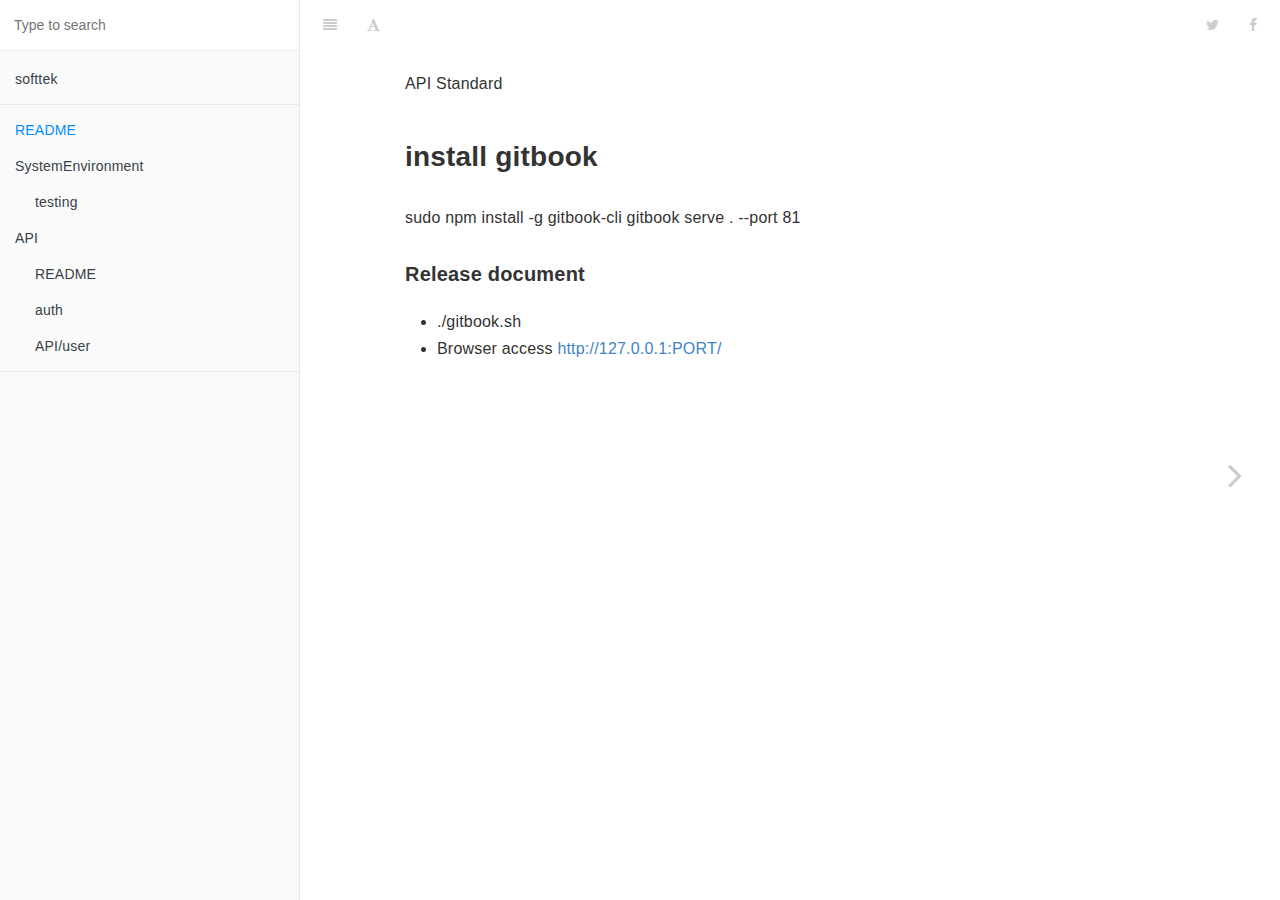
<file: _book/index.html>
<!DOCTYPE HTML>
<html lang="" >
    <head>
        <meta charset="UTF-8">
        <meta content="text/html; charset=utf-8" http-equiv="Content-Type">
        <title>README · softtek</title>
        <meta http-equiv="X-UA-Compatible" content="IE=edge" />
        <meta name="description" content="">
        <meta name="generator" content="GitBook 3.2.2">
        
        
        
    
    <link rel="stylesheet" href="gitbook/style.css">

    
            
                
                <link rel="stylesheet" href="gitbook/gitbook-plugin-highlight/website.css">
                
            
                
                <link rel="stylesheet" href="gitbook/gitbook-plugin-search/search.css">
                
            
                
                <link rel="stylesheet" href="gitbook/gitbook-plugin-fontsettings/website.css">
                
            
        

    

    
        
        <link rel="stylesheet" href="styles/website.css">
        
    

        
    
    
    <meta name="HandheldFriendly" content="true"/>
    <meta name="viewport" content="width=device-width, initial-scale=1, user-scalable=no">
    <meta name="apple-mobile-web-app-capable" content="yes">
    <meta name="apple-mobile-web-app-status-bar-style" content="black">
    <link rel="apple-touch-icon-precomposed" sizes="152x152" href="gitbook/images/apple-touch-icon-precomposed-152.png">
    <link rel="shortcut icon" href="gitbook/images/favicon.ico" type="image/x-icon">

    
    <link rel="next" href="Environment/" />
    
    

    </head>
    <body>
        
<div class="book">
    <div class="book-summary">
        
            
<div id="book-search-input" role="search">
    <input type="text" placeholder="Type to search" />
</div>

            
                <nav role="navigation">
                


<ul class="summary">
    
    
    
        
        <li>
            <a href="/" target="_blank" class="custom-link">softtek</a>
        </li>
    
    

    
    <li class="divider"></li>
    

    
        
        
    
        <li class="chapter active" data-level="1.1" data-path="./">
            
                <a href="./">
            
                    
                    README
            
                </a>
            

            
        </li>
    
        <li class="chapter " data-level="1.2" data-path="Environment/">
            
                <a href="Environment/">
            
                    
                    SystemEnvironment
            
                </a>
            

            
            <ul class="articles">
                
    
        <li class="chapter " data-level="1.2.1" data-path="Environment/testing.html">
            
                <a href="Environment/testing.html">
            
                    
                    testing
            
                </a>
            

            
        </li>
    

            </ul>
            
        </li>
    
        <li class="chapter " data-level="1.3" data-path="api/apiCatalogue.html">
            
                <a href="api/apiCatalogue.html">
            
                    
                    API
            
                </a>
            

            
            <ul class="articles">
                
    
        <li class="chapter " data-level="1.3.1" data-path="api/">
            
                <a href="api/">
            
                    
                    README
            
                </a>
            

            
        </li>
    
        <li class="chapter " data-level="1.3.2" data-path="api/auth.html">
            
                <a href="api/auth.html">
            
                    
                    auth
            
                </a>
            

            
        </li>
    
        <li class="chapter " data-level="1.3.3" data-path="api/user/user.html">
            
                <a href="api/user/user.html">
            
                    
                    API/user
            
                </a>
            

            
        </li>
    

            </ul>
            
        </li>
    

    

    <li class="divider"></li>

    <li>
        <a href="https://www.gitbook.com" target="blank" class="gitbook-link">
            Published with GitBook
        </a>
    </li>
</ul>


                </nav>
            
        
    </div>

    <div class="book-body">
        
            <div class="body-inner">
                
                    

<div class="book-header" role="navigation">
    

    <!-- Title -->
    <h1>
        <i class="fa fa-circle-o-notch fa-spin"></i>
        <a href="." >README</a>
    </h1>
</div>




                    <div class="page-wrapper" tabindex="-1" role="main">
                        <div class="page-inner">
                            
<div id="book-search-results">
    <div class="search-noresults">
    
                                <section class="normal markdown-section">
                                
                                <p>API Standard</p>
<h2 id="install-gitbook">install gitbook</h2>
<p>sudo  npm install -g gitbook-cli
gitbook serve . --port 81</p>
<h4 id="release-document">Release document</h4>
<ul>
<li>./gitbook.sh</li>
<li>Browser access <a href="http://127.0.0.1:PORT/" target="_blank">http://127.0.0.1:PORT/</a></li>
</ul>

                                
                                </section>
                            
    </div>
    <div class="search-results">
        <div class="has-results">
            
            <h1 class="search-results-title"><span class='search-results-count'></span> results matching "<span class='search-query'></span>"</h1>
            <ul class="search-results-list"></ul>
            
        </div>
        <div class="no-results">
            
            <h1 class="search-results-title">No results matching "<span class='search-query'></span>"</h1>
            
        </div>
    </div>
</div>

                        </div>
                    </div>
                
            </div>

            
                
                
                <a href="Environment/" class="navigation navigation-next navigation-unique" aria-label="Next page: SystemEnvironment">
                    <i class="fa fa-angle-right"></i>
                </a>
                
            
        
    </div>

    <script>
        var gitbook = gitbook || [];
        gitbook.push(function() {
            gitbook.page.hasChanged({"page":{"title":"README","level":"1.1","depth":1,"next":{"title":"SystemEnvironment","level":"1.2","depth":1,"path":"Environment/README.md","ref":"Environment/README.md","articles":[{"title":"testing","level":"1.2.1","depth":2,"path":"Environment/testing.md","ref":"Environment/testing.md","articles":[]}]},"dir":"ltr"},"config":{"plugins":["livereload"],"styles":{"website":"styles/website.css"},"pluginsConfig":{"fontSettings":{"theme":"sepia","family":"sans","size":1},"livereload":{},"highlight":{},"search":{},"lunr":{"maxIndexSize":1000000,"ignoreSpecialCharacters":false},"sharing":{"facebook":true,"twitter":true,"google":false,"weibo":false,"instapaper":false,"vk":false,"all":["facebook","google","twitter","weibo","instapaper"]},"fontsettings":{"theme":"white","family":"sans","size":2},"theme-default":{"styles":{"website":"styles/website.css","pdf":"styles/pdf.css","epub":"styles/epub.css","mobi":"styles/mobi.css","ebook":"styles/ebook.css","print":"styles/print.css"},"showLevel":false}},"theme":"default","pdf":{"pageBreaksBefore":"/","headerTemplate":null,"paperSize":"a4","margin":{"right":62,"left":62,"top":36,"bottom":36},"fontSize":12,"fontFamily":"Arial","footerTemplate":null,"chapterMark":"pagebreak","pageNumbers":false},"structure":{"langs":"LANGS.md","readme":"README.md","glossary":"GLOSSARY.md","summary":"SUMMARY.md"},"variables":{},"title":"softtek","links":{"sidebar":{"softtek":"/"},"sharing":{"google":null,"facebook":null,"twitter":null,"weibo":null,"all":null}},"gitbook":"*","description":"softtek"},"file":{"path":"README.md","mtime":"2017-02-16T03:58:33.000Z","type":"markdown"},"gitbook":{"version":"3.2.2","time":"2017-02-16T04:00:40.417Z"},"basePath":".","book":{"language":""}});
        });
    </script>
</div>

        
    <script src="gitbook/gitbook.js"></script>
    <script src="gitbook/theme.js"></script>
    
        
        <script src="gitbook/gitbook-plugin-livereload/plugin.js"></script>
        
    
        
        <script src="gitbook/gitbook-plugin-search/search-engine.js"></script>
        
    
        
        <script src="gitbook/gitbook-plugin-search/search.js"></script>
        
    
        
        <script src="gitbook/gitbook-plugin-lunr/lunr.min.js"></script>
        
    
        
        <script src="gitbook/gitbook-plugin-lunr/search-lunr.js"></script>
        
    
        
        <script src="gitbook/gitbook-plugin-sharing/buttons.js"></script>
        
    
        
        <script src="gitbook/gitbook-plugin-fontsettings/fontsettings.js"></script>
        
    

    </body>
</html>
</file>
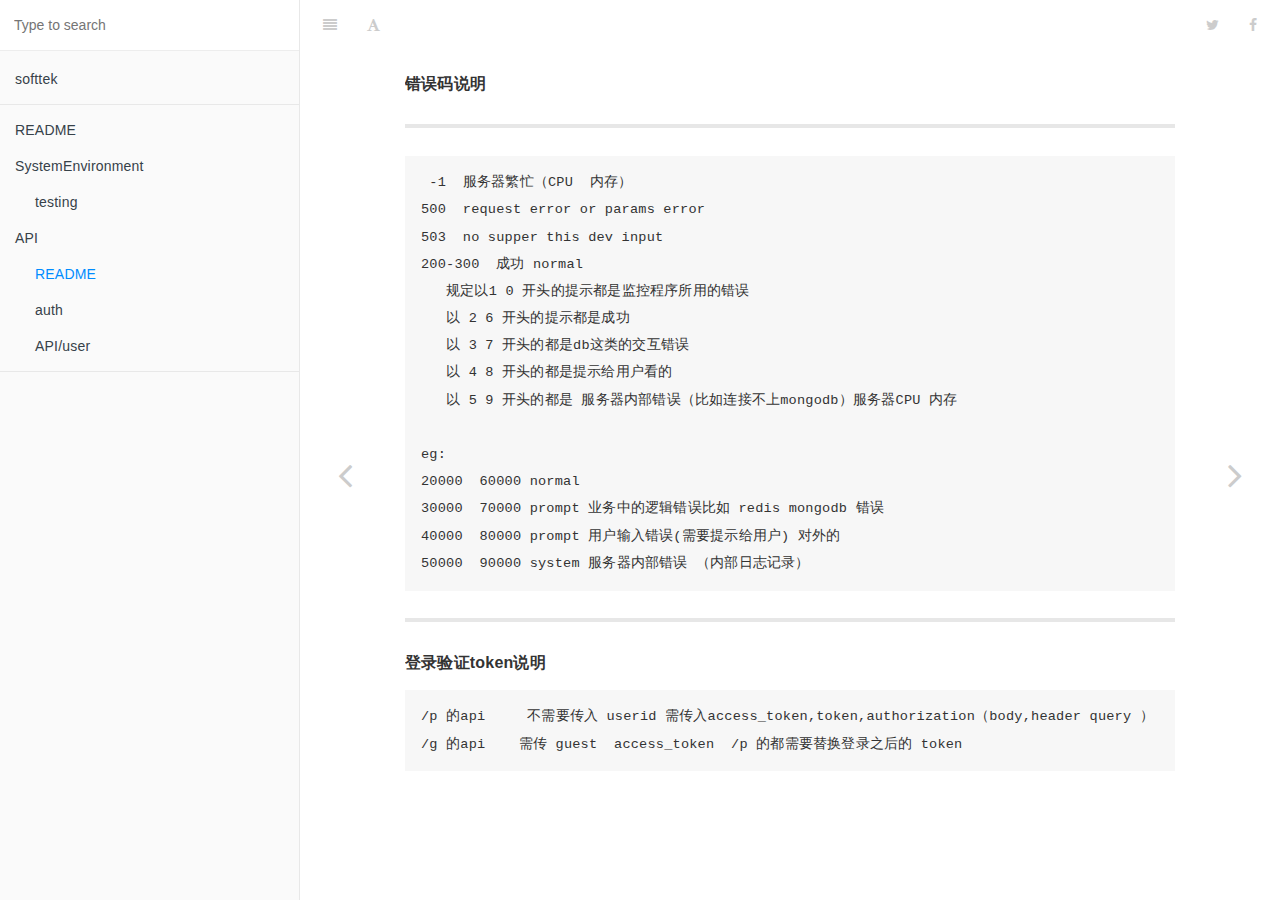
<file: _book/api/index.html>
<!DOCTYPE HTML>
<html lang="" >
    <head>
        <meta charset="UTF-8">
        <meta content="text/html; charset=utf-8" http-equiv="Content-Type">
        <title>README · softtek</title>
        <meta http-equiv="X-UA-Compatible" content="IE=edge" />
        <meta name="description" content="">
        <meta name="generator" content="GitBook 3.2.2">
        
        
        
    
    <link rel="stylesheet" href="../gitbook/style.css">

    
            
                
                <link rel="stylesheet" href="../gitbook/gitbook-plugin-highlight/website.css">
                
            
                
                <link rel="stylesheet" href="../gitbook/gitbook-plugin-search/search.css">
                
            
                
                <link rel="stylesheet" href="../gitbook/gitbook-plugin-fontsettings/website.css">
                
            
        

    

    
        
        <link rel="stylesheet" href="../styles/website.css">
        
    

        
    
    
    <meta name="HandheldFriendly" content="true"/>
    <meta name="viewport" content="width=device-width, initial-scale=1, user-scalable=no">
    <meta name="apple-mobile-web-app-capable" content="yes">
    <meta name="apple-mobile-web-app-status-bar-style" content="black">
    <link rel="apple-touch-icon-precomposed" sizes="152x152" href="../gitbook/images/apple-touch-icon-precomposed-152.png">
    <link rel="shortcut icon" href="../gitbook/images/favicon.ico" type="image/x-icon">

    
    <link rel="next" href="auth.html" />
    
    
    <link rel="prev" href="apiCatalogue.html" />
    

    </head>
    <body>
        
<div class="book">
    <div class="book-summary">
        
            
<div id="book-search-input" role="search">
    <input type="text" placeholder="Type to search" />
</div>

            
                <nav role="navigation">
                


<ul class="summary">
    
    
    
        
        <li>
            <a href="/" target="_blank" class="custom-link">softtek</a>
        </li>
    
    

    
    <li class="divider"></li>
    

    
        
        
    
        <li class="chapter " data-level="1.1" data-path="../">
            
                <a href="../">
            
                    
                    README
            
                </a>
            

            
        </li>
    
        <li class="chapter " data-level="1.2" data-path="../Environment/">
            
                <a href="../Environment/">
            
                    
                    SystemEnvironment
            
                </a>
            

            
            <ul class="articles">
                
    
        <li class="chapter " data-level="1.2.1" data-path="../Environment/testing.html">
            
                <a href="../Environment/testing.html">
            
                    
                    testing
            
                </a>
            

            
        </li>
    

            </ul>
            
        </li>
    
        <li class="chapter " data-level="1.3" data-path="apiCatalogue.html">
            
                <a href="apiCatalogue.html">
            
                    
                    API
            
                </a>
            

            
            <ul class="articles">
                
    
        <li class="chapter active" data-level="1.3.1" data-path="./">
            
                <a href="./">
            
                    
                    README
            
                </a>
            

            
        </li>
    
        <li class="chapter " data-level="1.3.2" data-path="auth.html">
            
                <a href="auth.html">
            
                    
                    auth
            
                </a>
            

            
        </li>
    
        <li class="chapter " data-level="1.3.3" data-path="user/user.html">
            
                <a href="user/user.html">
            
                    
                    API/user
            
                </a>
            

            
        </li>
    

            </ul>
            
        </li>
    

    

    <li class="divider"></li>

    <li>
        <a href="https://www.gitbook.com" target="blank" class="gitbook-link">
            Published with GitBook
        </a>
    </li>
</ul>


                </nav>
            
        
    </div>

    <div class="book-body">
        
            <div class="body-inner">
                
                    

<div class="book-header" role="navigation">
    

    <!-- Title -->
    <h1>
        <i class="fa fa-circle-o-notch fa-spin"></i>
        <a href=".." >README</a>
    </h1>
</div>




                    <div class="page-wrapper" tabindex="-1" role="main">
                        <div class="page-inner">
                            
<div id="book-search-results">
    <div class="search-noresults">
    
                                <section class="normal markdown-section">
                                
                                <h5 id="&#x9519;&#x8BEF;&#x7801;&#x8BF4;&#x660E;">&#x9519;&#x8BEF;&#x7801;&#x8BF4;&#x660E;</h5>
<hr>
<pre><code> -1  &#x670D;&#x52A1;&#x5668;&#x7E41;&#x5FD9;&#xFF08;CPU  &#x5185;&#x5B58;&#xFF09;
500  request error or params error
503  no supper this dev input
200-300  &#x6210;&#x529F; normal
   &#x89C4;&#x5B9A;&#x4EE5;1 0 &#x5F00;&#x5934;&#x7684;&#x63D0;&#x793A;&#x90FD;&#x662F;&#x76D1;&#x63A7;&#x7A0B;&#x5E8F;&#x6240;&#x7528;&#x7684;&#x9519;&#x8BEF;
   &#x4EE5; 2 6 &#x5F00;&#x5934;&#x7684;&#x63D0;&#x793A;&#x90FD;&#x662F;&#x6210;&#x529F;
   &#x4EE5; 3 7 &#x5F00;&#x5934;&#x7684;&#x90FD;&#x662F;db&#x8FD9;&#x7C7B;&#x7684;&#x4EA4;&#x4E92;&#x9519;&#x8BEF;
   &#x4EE5; 4 8 &#x5F00;&#x5934;&#x7684;&#x90FD;&#x662F;&#x63D0;&#x793A;&#x7ED9;&#x7528;&#x6237;&#x770B;&#x7684;
   &#x4EE5; 5 9 &#x5F00;&#x5934;&#x7684;&#x90FD;&#x662F; &#x670D;&#x52A1;&#x5668;&#x5185;&#x90E8;&#x9519;&#x8BEF;&#xFF08;&#x6BD4;&#x5982;&#x8FDE;&#x63A5;&#x4E0D;&#x4E0A;mongodb&#xFF09;&#x670D;&#x52A1;&#x5668;CPU &#x5185;&#x5B58;

eg:
20000  60000 normal
30000  70000 prompt &#x4E1A;&#x52A1;&#x4E2D;&#x7684;&#x903B;&#x8F91;&#x9519;&#x8BEF;&#x6BD4;&#x5982; redis mongodb &#x9519;&#x8BEF;
40000  80000 prompt &#x7528;&#x6237;&#x8F93;&#x5165;&#x9519;&#x8BEF;(&#x9700;&#x8981;&#x63D0;&#x793A;&#x7ED9;&#x7528;&#x6237;) &#x5BF9;&#x5916;&#x7684;
50000  90000 system &#x670D;&#x52A1;&#x5668;&#x5185;&#x90E8;&#x9519;&#x8BEF; &#xFF08;&#x5185;&#x90E8;&#x65E5;&#x5FD7;&#x8BB0;&#x5F55;&#xFF09;
</code></pre><hr>
<h5 id="&#x767B;&#x5F55;&#x9A8C;&#x8BC1;token&#x8BF4;&#x660E;">&#x767B;&#x5F55;&#x9A8C;&#x8BC1;token&#x8BF4;&#x660E;</h5>
<pre><code>/p &#x7684;api     &#x4E0D;&#x9700;&#x8981;&#x4F20;&#x5165; userid &#x9700;&#x4F20;&#x5165;access_token,token,authorization&#xFF08;body,header query &#xFF09;
/g &#x7684;api    &#x9700;&#x4F20; guest  access_token  /p &#x7684;&#x90FD;&#x9700;&#x8981;&#x66FF;&#x6362;&#x767B;&#x5F55;&#x4E4B;&#x540E;&#x7684; token 
</code></pre>
                                
                                </section>
                            
    </div>
    <div class="search-results">
        <div class="has-results">
            
            <h1 class="search-results-title"><span class='search-results-count'></span> results matching "<span class='search-query'></span>"</h1>
            <ul class="search-results-list"></ul>
            
        </div>
        <div class="no-results">
            
            <h1 class="search-results-title">No results matching "<span class='search-query'></span>"</h1>
            
        </div>
    </div>
</div>

                        </div>
                    </div>
                
            </div>

            
                
                <a href="apiCatalogue.html" class="navigation navigation-prev " aria-label="Previous page: API">
                    <i class="fa fa-angle-left"></i>
                </a>
                
                
                <a href="auth.html" class="navigation navigation-next " aria-label="Next page: auth">
                    <i class="fa fa-angle-right"></i>
                </a>
                
            
        
    </div>

    <script>
        var gitbook = gitbook || [];
        gitbook.push(function() {
            gitbook.page.hasChanged({"page":{"title":"README","level":"1.3.1","depth":2,"next":{"title":"auth","level":"1.3.2","depth":2,"path":"api/auth.md","ref":"api/auth.md","articles":[]},"previous":{"title":"API","level":"1.3","depth":1,"path":"api/apiCatalogue.md","ref":"api/apiCatalogue.md","articles":[{"title":"README","level":"1.3.1","depth":2,"path":"api/README.md","ref":"api/README.md","articles":[]},{"title":"auth","level":"1.3.2","depth":2,"path":"api/auth.md","ref":"api/auth.md","articles":[]},{"title":"API/user","level":"1.3.3","depth":2,"path":"api/user/user.md","ref":"api/user/user.md","articles":[]}]},"dir":"ltr"},"config":{"plugins":["livereload"],"styles":{"website":"styles/website.css"},"pluginsConfig":{"fontSettings":{"theme":"sepia","family":"sans","size":1},"livereload":{},"highlight":{},"search":{},"lunr":{"maxIndexSize":1000000,"ignoreSpecialCharacters":false},"sharing":{"facebook":true,"twitter":true,"google":false,"weibo":false,"instapaper":false,"vk":false,"all":["facebook","google","twitter","weibo","instapaper"]},"fontsettings":{"theme":"white","family":"sans","size":2},"theme-default":{"styles":{"website":"styles/website.css","pdf":"styles/pdf.css","epub":"styles/epub.css","mobi":"styles/mobi.css","ebook":"styles/ebook.css","print":"styles/print.css"},"showLevel":false}},"theme":"default","pdf":{"pageBreaksBefore":"/","headerTemplate":null,"paperSize":"a4","margin":{"right":62,"left":62,"top":36,"bottom":36},"fontSize":12,"fontFamily":"Arial","footerTemplate":null,"chapterMark":"pagebreak","pageNumbers":false},"structure":{"langs":"LANGS.md","readme":"README.md","glossary":"GLOSSARY.md","summary":"SUMMARY.md"},"variables":{},"title":"softtek","links":{"sidebar":{"softtek":"/"},"sharing":{"google":null,"facebook":null,"twitter":null,"weibo":null,"all":null}},"gitbook":"*","description":"softtek"},"file":{"path":"api/README.md","mtime":"2016-12-20T07:30:48.000Z","type":"markdown"},"gitbook":{"version":"3.2.2","time":"2017-02-16T04:00:40.417Z"},"basePath":"..","book":{"language":""}});
        });
    </script>
</div>

        
    <script src="../gitbook/gitbook.js"></script>
    <script src="../gitbook/theme.js"></script>
    
        
        <script src="../gitbook/gitbook-plugin-livereload/plugin.js"></script>
        
    
        
        <script src="../gitbook/gitbook-plugin-search/search-engine.js"></script>
        
    
        
        <script src="../gitbook/gitbook-plugin-search/search.js"></script>
        
    
        
        <script src="../gitbook/gitbook-plugin-lunr/lunr.min.js"></script>
        
    
        
        <script src="../gitbook/gitbook-plugin-lunr/search-lunr.js"></script>
        
    
        
        <script src="../gitbook/gitbook-plugin-sharing/buttons.js"></script>
        
    
        
        <script src="../gitbook/gitbook-plugin-fontsettings/fontsettings.js"></script>
        
    

    </body>
</html>
</file>
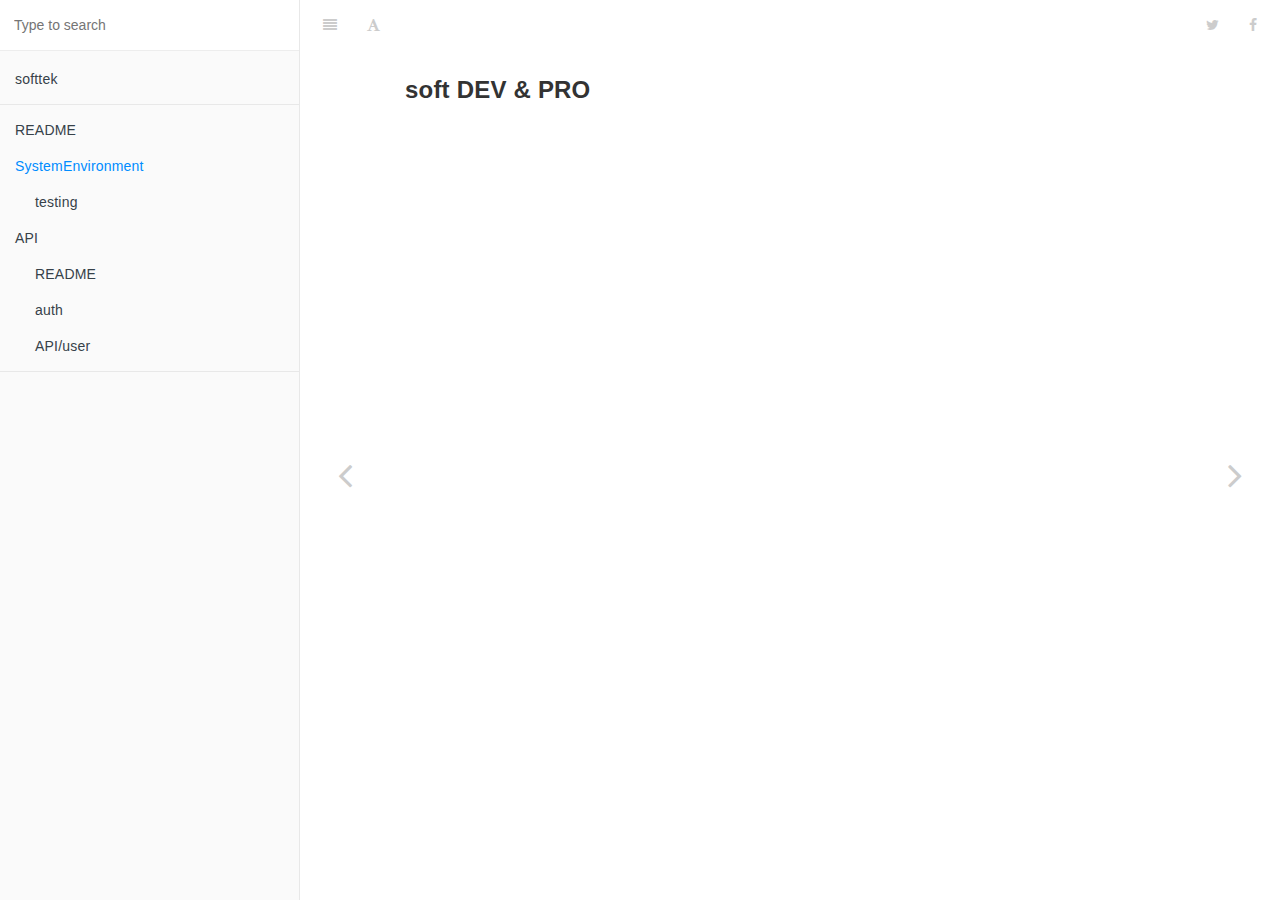
<file: _book/Environment/index.html>
<!DOCTYPE HTML>
<html lang="" >
    <head>
        <meta charset="UTF-8">
        <meta content="text/html; charset=utf-8" http-equiv="Content-Type">
        <title>SystemEnvironment · softtek</title>
        <meta http-equiv="X-UA-Compatible" content="IE=edge" />
        <meta name="description" content="">
        <meta name="generator" content="GitBook 3.2.2">
        
        
        
    
    <link rel="stylesheet" href="../gitbook/style.css">

    
            
                
                <link rel="stylesheet" href="../gitbook/gitbook-plugin-highlight/website.css">
                
            
                
                <link rel="stylesheet" href="../gitbook/gitbook-plugin-search/search.css">
                
            
                
                <link rel="stylesheet" href="../gitbook/gitbook-plugin-fontsettings/website.css">
                
            
        

    

    
        
        <link rel="stylesheet" href="../styles/website.css">
        
    

        
    
    
    <meta name="HandheldFriendly" content="true"/>
    <meta name="viewport" content="width=device-width, initial-scale=1, user-scalable=no">
    <meta name="apple-mobile-web-app-capable" content="yes">
    <meta name="apple-mobile-web-app-status-bar-style" content="black">
    <link rel="apple-touch-icon-precomposed" sizes="152x152" href="../gitbook/images/apple-touch-icon-precomposed-152.png">
    <link rel="shortcut icon" href="../gitbook/images/favicon.ico" type="image/x-icon">

    
    <link rel="next" href="testing.html" />
    
    
    <link rel="prev" href="../" />
    

    </head>
    <body>
        
<div class="book">
    <div class="book-summary">
        
            
<div id="book-search-input" role="search">
    <input type="text" placeholder="Type to search" />
</div>

            
                <nav role="navigation">
                


<ul class="summary">
    
    
    
        
        <li>
            <a href="/" target="_blank" class="custom-link">softtek</a>
        </li>
    
    

    
    <li class="divider"></li>
    

    
        
        
    
        <li class="chapter " data-level="1.1" data-path="../">
            
                <a href="../">
            
                    
                    README
            
                </a>
            

            
        </li>
    
        <li class="chapter active" data-level="1.2" data-path="./">
            
                <a href="./">
            
                    
                    SystemEnvironment
            
                </a>
            

            
            <ul class="articles">
                
    
        <li class="chapter " data-level="1.2.1" data-path="testing.html">
            
                <a href="testing.html">
            
                    
                    testing
            
                </a>
            

            
        </li>
    

            </ul>
            
        </li>
    
        <li class="chapter " data-level="1.3" data-path="../api/apiCatalogue.html">
            
                <a href="../api/apiCatalogue.html">
            
                    
                    API
            
                </a>
            

            
            <ul class="articles">
                
    
        <li class="chapter " data-level="1.3.1" data-path="../api/">
            
                <a href="../api/">
            
                    
                    README
            
                </a>
            

            
        </li>
    
        <li class="chapter " data-level="1.3.2" data-path="../api/auth.html">
            
                <a href="../api/auth.html">
            
                    
                    auth
            
                </a>
            

            
        </li>
    
        <li class="chapter " data-level="1.3.3" data-path="../api/user/user.html">
            
                <a href="../api/user/user.html">
            
                    
                    API/user
            
                </a>
            

            
        </li>
    

            </ul>
            
        </li>
    

    

    <li class="divider"></li>

    <li>
        <a href="https://www.gitbook.com" target="blank" class="gitbook-link">
            Published with GitBook
        </a>
    </li>
</ul>


                </nav>
            
        
    </div>

    <div class="book-body">
        
            <div class="body-inner">
                
                    

<div class="book-header" role="navigation">
    

    <!-- Title -->
    <h1>
        <i class="fa fa-circle-o-notch fa-spin"></i>
        <a href=".." >SystemEnvironment</a>
    </h1>
</div>




                    <div class="page-wrapper" tabindex="-1" role="main">
                        <div class="page-inner">
                            
<div id="book-search-results">
    <div class="search-noresults">
    
                                <section class="normal markdown-section">
                                
                                <h3 id="soft-dev--pro">soft DEV &amp; PRO</h3>

                                
                                </section>
                            
    </div>
    <div class="search-results">
        <div class="has-results">
            
            <h1 class="search-results-title"><span class='search-results-count'></span> results matching "<span class='search-query'></span>"</h1>
            <ul class="search-results-list"></ul>
            
        </div>
        <div class="no-results">
            
            <h1 class="search-results-title">No results matching "<span class='search-query'></span>"</h1>
            
        </div>
    </div>
</div>

                        </div>
                    </div>
                
            </div>

            
                
                <a href="../" class="navigation navigation-prev " aria-label="Previous page: README">
                    <i class="fa fa-angle-left"></i>
                </a>
                
                
                <a href="testing.html" class="navigation navigation-next " aria-label="Next page: testing">
                    <i class="fa fa-angle-right"></i>
                </a>
                
            
        
    </div>

    <script>
        var gitbook = gitbook || [];
        gitbook.push(function() {
            gitbook.page.hasChanged({"page":{"title":"SystemEnvironment","level":"1.2","depth":1,"next":{"title":"testing","level":"1.2.1","depth":2,"path":"Environment/testing.md","ref":"Environment/testing.md","articles":[]},"previous":{"title":"README","level":"1.1","depth":1,"path":"README.md","ref":"README.md","articles":[]},"dir":"ltr"},"config":{"plugins":["livereload"],"styles":{"website":"styles/website.css"},"pluginsConfig":{"fontSettings":{"theme":"sepia","family":"sans","size":1},"livereload":{},"highlight":{},"search":{},"lunr":{"maxIndexSize":1000000,"ignoreSpecialCharacters":false},"sharing":{"facebook":true,"twitter":true,"google":false,"weibo":false,"instapaper":false,"vk":false,"all":["facebook","google","twitter","weibo","instapaper"]},"fontsettings":{"theme":"white","family":"sans","size":2},"theme-default":{"styles":{"website":"styles/website.css","pdf":"styles/pdf.css","epub":"styles/epub.css","mobi":"styles/mobi.css","ebook":"styles/ebook.css","print":"styles/print.css"},"showLevel":false}},"theme":"default","pdf":{"pageBreaksBefore":"/","headerTemplate":null,"paperSize":"a4","margin":{"right":62,"left":62,"top":36,"bottom":36},"fontSize":12,"fontFamily":"Arial","footerTemplate":null,"chapterMark":"pagebreak","pageNumbers":false},"structure":{"langs":"LANGS.md","readme":"README.md","glossary":"GLOSSARY.md","summary":"SUMMARY.md"},"variables":{},"title":"softtek","links":{"sidebar":{"softtek":"/"},"sharing":{"google":null,"facebook":null,"twitter":null,"weibo":null,"all":null}},"gitbook":"*","description":"softtek"},"file":{"path":"Environment/README.md","mtime":"2017-02-16T03:25:08.000Z","type":"markdown"},"gitbook":{"version":"3.2.2","time":"2017-02-16T04:00:40.417Z"},"basePath":"..","book":{"language":""}});
        });
    </script>
</div>

        
    <script src="../gitbook/gitbook.js"></script>
    <script src="../gitbook/theme.js"></script>
    
        
        <script src="../gitbook/gitbook-plugin-livereload/plugin.js"></script>
        
    
        
        <script src="../gitbook/gitbook-plugin-search/search-engine.js"></script>
        
    
        
        <script src="../gitbook/gitbook-plugin-search/search.js"></script>
        
    
        
        <script src="../gitbook/gitbook-plugin-lunr/lunr.min.js"></script>
        
    
        
        <script src="../gitbook/gitbook-plugin-lunr/search-lunr.js"></script>
        
    
        
        <script src="../gitbook/gitbook-plugin-sharing/buttons.js"></script>
        
    
        
        <script src="../gitbook/gitbook-plugin-fontsettings/fontsettings.js"></script>
        
    

    </body>
</html>
</file>
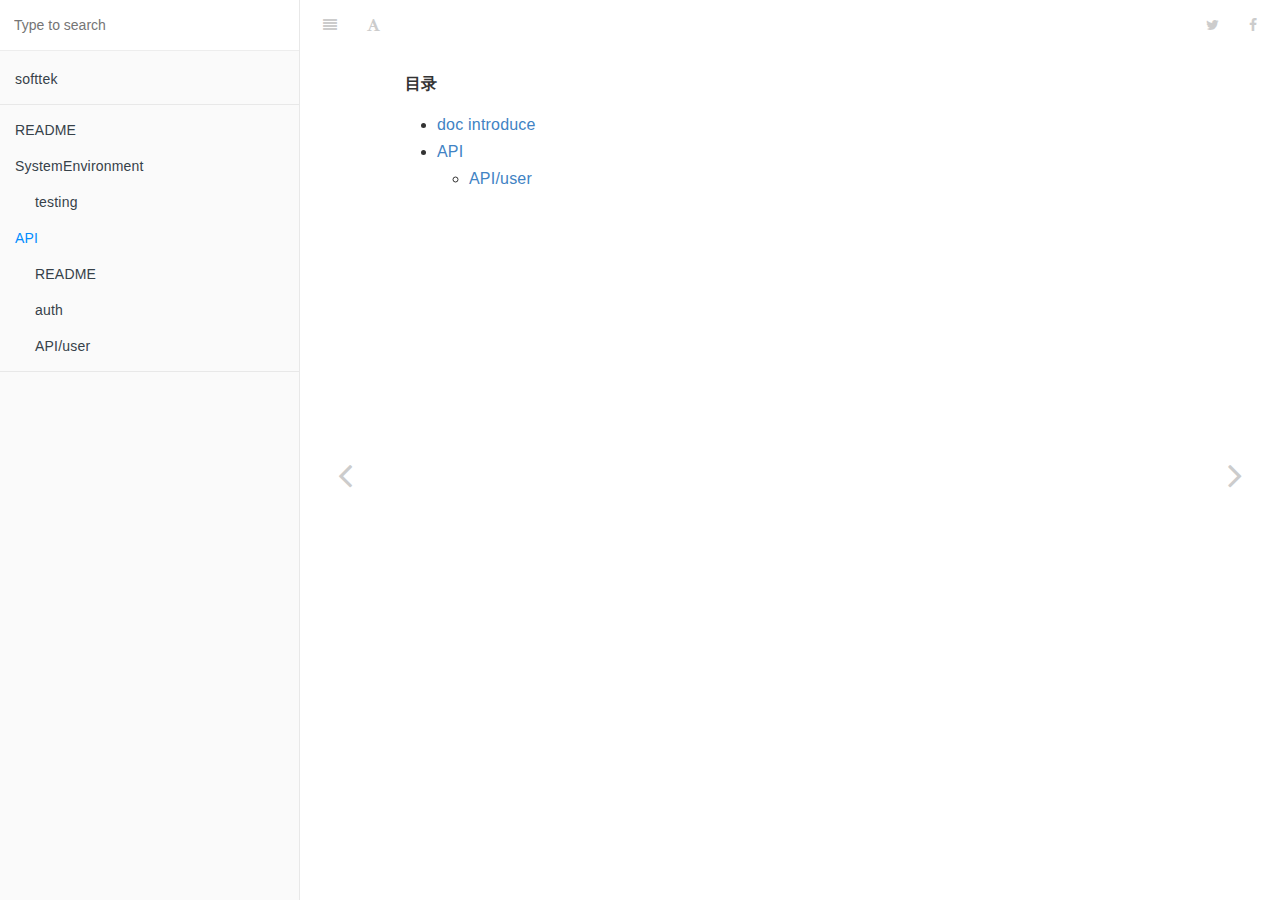
<file: _book/api/apiCatalogue.html>
<!DOCTYPE HTML>
<html lang="" >
    <head>
        <meta charset="UTF-8">
        <meta content="text/html; charset=utf-8" http-equiv="Content-Type">
        <title>API · softtek</title>
        <meta http-equiv="X-UA-Compatible" content="IE=edge" />
        <meta name="description" content="">
        <meta name="generator" content="GitBook 3.2.2">
        
        
        
    
    <link rel="stylesheet" href="../gitbook/style.css">

    
            
                
                <link rel="stylesheet" href="../gitbook/gitbook-plugin-highlight/website.css">
                
            
                
                <link rel="stylesheet" href="../gitbook/gitbook-plugin-search/search.css">
                
            
                
                <link rel="stylesheet" href="../gitbook/gitbook-plugin-fontsettings/website.css">
                
            
        

    

    
        
        <link rel="stylesheet" href="../styles/website.css">
        
    

        
    
    
    <meta name="HandheldFriendly" content="true"/>
    <meta name="viewport" content="width=device-width, initial-scale=1, user-scalable=no">
    <meta name="apple-mobile-web-app-capable" content="yes">
    <meta name="apple-mobile-web-app-status-bar-style" content="black">
    <link rel="apple-touch-icon-precomposed" sizes="152x152" href="../gitbook/images/apple-touch-icon-precomposed-152.png">
    <link rel="shortcut icon" href="../gitbook/images/favicon.ico" type="image/x-icon">

    
    <link rel="next" href="./" />
    
    
    <link rel="prev" href="../Environment/testing.html" />
    

    </head>
    <body>
        
<div class="book">
    <div class="book-summary">
        
            
<div id="book-search-input" role="search">
    <input type="text" placeholder="Type to search" />
</div>

            
                <nav role="navigation">
                


<ul class="summary">
    
    
    
        
        <li>
            <a href="/" target="_blank" class="custom-link">softtek</a>
        </li>
    
    

    
    <li class="divider"></li>
    

    
        
        
    
        <li class="chapter " data-level="1.1" data-path="../">
            
                <a href="../">
            
                    
                    README
            
                </a>
            

            
        </li>
    
        <li class="chapter " data-level="1.2" data-path="../Environment/">
            
                <a href="../Environment/">
            
                    
                    SystemEnvironment
            
                </a>
            

            
            <ul class="articles">
                
    
        <li class="chapter " data-level="1.2.1" data-path="../Environment/testing.html">
            
                <a href="../Environment/testing.html">
            
                    
                    testing
            
                </a>
            

            
        </li>
    

            </ul>
            
        </li>
    
        <li class="chapter active" data-level="1.3" data-path="apiCatalogue.html">
            
                <a href="apiCatalogue.html">
            
                    
                    API
            
                </a>
            

            
            <ul class="articles">
                
    
        <li class="chapter " data-level="1.3.1" data-path="./">
            
                <a href="./">
            
                    
                    README
            
                </a>
            

            
        </li>
    
        <li class="chapter " data-level="1.3.2" data-path="auth.html">
            
                <a href="auth.html">
            
                    
                    auth
            
                </a>
            

            
        </li>
    
        <li class="chapter " data-level="1.3.3" data-path="user/user.html">
            
                <a href="user/user.html">
            
                    
                    API/user
            
                </a>
            

            
        </li>
    

            </ul>
            
        </li>
    

    

    <li class="divider"></li>

    <li>
        <a href="https://www.gitbook.com" target="blank" class="gitbook-link">
            Published with GitBook
        </a>
    </li>
</ul>


                </nav>
            
        
    </div>

    <div class="book-body">
        
            <div class="body-inner">
                
                    

<div class="book-header" role="navigation">
    

    <!-- Title -->
    <h1>
        <i class="fa fa-circle-o-notch fa-spin"></i>
        <a href=".." >API</a>
    </h1>
</div>




                    <div class="page-wrapper" tabindex="-1" role="main">
                        <div class="page-inner">
                            
<div id="book-search-results">
    <div class="search-noresults">
    
                                <section class="normal markdown-section">
                                
                                <h5 id="&#x76EE;&#x5F55;">&#x76EE;&#x5F55;</h5>
<ul>
<li><a href="./">doc introduce</a></li>
<li><a href="api/README.md">API</a><ul>
<li><a href="user/user.html">API/user</a> </li>
</ul>
</li>
</ul>

                                
                                </section>
                            
    </div>
    <div class="search-results">
        <div class="has-results">
            
            <h1 class="search-results-title"><span class='search-results-count'></span> results matching "<span class='search-query'></span>"</h1>
            <ul class="search-results-list"></ul>
            
        </div>
        <div class="no-results">
            
            <h1 class="search-results-title">No results matching "<span class='search-query'></span>"</h1>
            
        </div>
    </div>
</div>

                        </div>
                    </div>
                
            </div>

            
                
                <a href="../Environment/testing.html" class="navigation navigation-prev " aria-label="Previous page: testing">
                    <i class="fa fa-angle-left"></i>
                </a>
                
                
                <a href="./" class="navigation navigation-next " aria-label="Next page: README">
                    <i class="fa fa-angle-right"></i>
                </a>
                
            
        
    </div>

    <script>
        var gitbook = gitbook || [];
        gitbook.push(function() {
            gitbook.page.hasChanged({"page":{"title":"API","level":"1.3","depth":1,"next":{"title":"README","level":"1.3.1","depth":2,"path":"api/README.md","ref":"api/README.md","articles":[]},"previous":{"title":"testing","level":"1.2.1","depth":2,"path":"Environment/testing.md","ref":"Environment/testing.md","articles":[]},"dir":"ltr"},"config":{"plugins":["livereload"],"styles":{"website":"styles/website.css"},"pluginsConfig":{"fontSettings":{"theme":"sepia","family":"sans","size":1},"livereload":{},"highlight":{},"search":{},"lunr":{"maxIndexSize":1000000,"ignoreSpecialCharacters":false},"sharing":{"facebook":true,"twitter":true,"google":false,"weibo":false,"instapaper":false,"vk":false,"all":["facebook","google","twitter","weibo","instapaper"]},"fontsettings":{"theme":"white","family":"sans","size":2},"theme-default":{"styles":{"website":"styles/website.css","pdf":"styles/pdf.css","epub":"styles/epub.css","mobi":"styles/mobi.css","ebook":"styles/ebook.css","print":"styles/print.css"},"showLevel":false}},"theme":"default","pdf":{"pageBreaksBefore":"/","headerTemplate":null,"paperSize":"a4","margin":{"right":62,"left":62,"top":36,"bottom":36},"fontSize":12,"fontFamily":"Arial","footerTemplate":null,"chapterMark":"pagebreak","pageNumbers":false},"structure":{"langs":"LANGS.md","readme":"README.md","glossary":"GLOSSARY.md","summary":"SUMMARY.md"},"variables":{},"title":"softtek","links":{"sidebar":{"softtek":"/"},"sharing":{"google":null,"facebook":null,"twitter":null,"weibo":null,"all":null}},"gitbook":"*","description":"softtek"},"file":{"path":"api/apiCatalogue.md","mtime":"2017-02-16T03:35:27.000Z","type":"markdown"},"gitbook":{"version":"3.2.2","time":"2017-02-16T04:00:40.417Z"},"basePath":"..","book":{"language":""}});
        });
    </script>
</div>

        
    <script src="../gitbook/gitbook.js"></script>
    <script src="../gitbook/theme.js"></script>
    
        
        <script src="../gitbook/gitbook-plugin-livereload/plugin.js"></script>
        
    
        
        <script src="../gitbook/gitbook-plugin-search/search-engine.js"></script>
        
    
        
        <script src="../gitbook/gitbook-plugin-search/search.js"></script>
        
    
        
        <script src="../gitbook/gitbook-plugin-lunr/lunr.min.js"></script>
        
    
        
        <script src="../gitbook/gitbook-plugin-lunr/search-lunr.js"></script>
        
    
        
        <script src="../gitbook/gitbook-plugin-sharing/buttons.js"></script>
        
    
        
        <script src="../gitbook/gitbook-plugin-fontsettings/fontsettings.js"></script>
        
    

    </body>
</html>
</file>
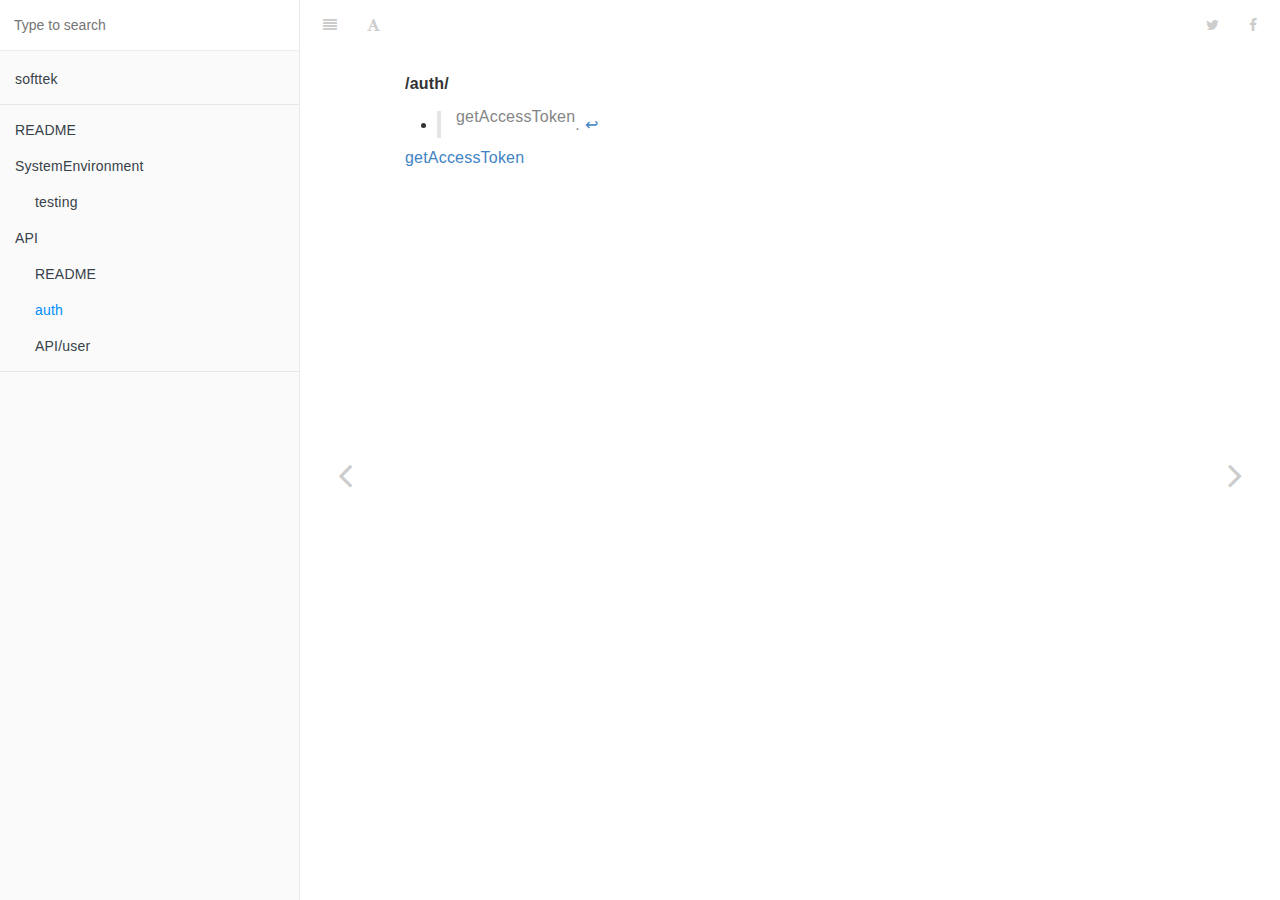
<file: _book/api/auth.html>
<!DOCTYPE HTML>
<html lang="" >
    <head>
        <meta charset="UTF-8">
        <meta content="text/html; charset=utf-8" http-equiv="Content-Type">
        <title>auth · softtek</title>
        <meta http-equiv="X-UA-Compatible" content="IE=edge" />
        <meta name="description" content="">
        <meta name="generator" content="GitBook 3.2.2">
        
        
        
    
    <link rel="stylesheet" href="../gitbook/style.css">

    
            
                
                <link rel="stylesheet" href="../gitbook/gitbook-plugin-highlight/website.css">
                
            
                
                <link rel="stylesheet" href="../gitbook/gitbook-plugin-search/search.css">
                
            
                
                <link rel="stylesheet" href="../gitbook/gitbook-plugin-fontsettings/website.css">
                
            
        

    

    
        
        <link rel="stylesheet" href="../styles/website.css">
        
    

        
    
    
    <meta name="HandheldFriendly" content="true"/>
    <meta name="viewport" content="width=device-width, initial-scale=1, user-scalable=no">
    <meta name="apple-mobile-web-app-capable" content="yes">
    <meta name="apple-mobile-web-app-status-bar-style" content="black">
    <link rel="apple-touch-icon-precomposed" sizes="152x152" href="../gitbook/images/apple-touch-icon-precomposed-152.png">
    <link rel="shortcut icon" href="../gitbook/images/favicon.ico" type="image/x-icon">

    
    <link rel="next" href="user/user.html" />
    
    
    <link rel="prev" href="./" />
    

    </head>
    <body>
        
<div class="book">
    <div class="book-summary">
        
            
<div id="book-search-input" role="search">
    <input type="text" placeholder="Type to search" />
</div>

            
                <nav role="navigation">
                


<ul class="summary">
    
    
    
        
        <li>
            <a href="/" target="_blank" class="custom-link">softtek</a>
        </li>
    
    

    
    <li class="divider"></li>
    

    
        
        
    
        <li class="chapter " data-level="1.1" data-path="../">
            
                <a href="../">
            
                    
                    README
            
                </a>
            

            
        </li>
    
        <li class="chapter " data-level="1.2" data-path="../Environment/">
            
                <a href="../Environment/">
            
                    
                    SystemEnvironment
            
                </a>
            

            
            <ul class="articles">
                
    
        <li class="chapter " data-level="1.2.1" data-path="../Environment/testing.html">
            
                <a href="../Environment/testing.html">
            
                    
                    testing
            
                </a>
            

            
        </li>
    

            </ul>
            
        </li>
    
        <li class="chapter " data-level="1.3" data-path="apiCatalogue.html">
            
                <a href="apiCatalogue.html">
            
                    
                    API
            
                </a>
            

            
            <ul class="articles">
                
    
        <li class="chapter " data-level="1.3.1" data-path="./">
            
                <a href="./">
            
                    
                    README
            
                </a>
            

            
        </li>
    
        <li class="chapter active" data-level="1.3.2" data-path="auth.html">
            
                <a href="auth.html">
            
                    
                    auth
            
                </a>
            

            
        </li>
    
        <li class="chapter " data-level="1.3.3" data-path="user/user.html">
            
                <a href="user/user.html">
            
                    
                    API/user
            
                </a>
            

            
        </li>
    

            </ul>
            
        </li>
    

    

    <li class="divider"></li>

    <li>
        <a href="https://www.gitbook.com" target="blank" class="gitbook-link">
            Published with GitBook
        </a>
    </li>
</ul>


                </nav>
            
        
    </div>

    <div class="book-body">
        
            <div class="body-inner">
                
                    

<div class="book-header" role="navigation">
    

    <!-- Title -->
    <h1>
        <i class="fa fa-circle-o-notch fa-spin"></i>
        <a href=".." >auth</a>
    </h1>
</div>




                    <div class="page-wrapper" tabindex="-1" role="main">
                        <div class="page-inner">
                            
<div id="book-search-results">
    <div class="search-noresults">
    
                                <section class="normal markdown-section">
                                
                                <h5 id="auth">/auth/</h5>
<ul>
<li><blockquote id="fn_getAccessToken">
<sup>getAccessToken</sup>.    <a href="#reffn_getAccessToken" title="Jump back to footnote [getAccessToken] in the text."> &#x21A9;</a>
</blockquote>
</li>
</ul>
<p><sup><a href="#fn_getAccessToken" id="reffn_getAccessToken">getAccessToken</a></sup></p>

                                
                                </section>
                            
    </div>
    <div class="search-results">
        <div class="has-results">
            
            <h1 class="search-results-title"><span class='search-results-count'></span> results matching "<span class='search-query'></span>"</h1>
            <ul class="search-results-list"></ul>
            
        </div>
        <div class="no-results">
            
            <h1 class="search-results-title">No results matching "<span class='search-query'></span>"</h1>
            
        </div>
    </div>
</div>

                        </div>
                    </div>
                
            </div>

            
                
                <a href="./" class="navigation navigation-prev " aria-label="Previous page: README">
                    <i class="fa fa-angle-left"></i>
                </a>
                
                
                <a href="user/user.html" class="navigation navigation-next " aria-label="Next page: API/user">
                    <i class="fa fa-angle-right"></i>
                </a>
                
            
        
    </div>

    <script>
        var gitbook = gitbook || [];
        gitbook.push(function() {
            gitbook.page.hasChanged({"page":{"title":"auth","level":"1.3.2","depth":2,"next":{"title":"API/user","level":"1.3.3","depth":2,"path":"api/user/user.md","ref":"api/user/user.md","articles":[]},"previous":{"title":"README","level":"1.3.1","depth":2,"path":"api/README.md","ref":"api/README.md","articles":[]},"dir":"ltr"},"config":{"plugins":["livereload"],"styles":{"website":"styles/website.css"},"pluginsConfig":{"fontSettings":{"theme":"sepia","family":"sans","size":1},"livereload":{},"highlight":{},"search":{},"lunr":{"maxIndexSize":1000000,"ignoreSpecialCharacters":false},"sharing":{"facebook":true,"twitter":true,"google":false,"weibo":false,"instapaper":false,"vk":false,"all":["facebook","google","twitter","weibo","instapaper"]},"fontsettings":{"theme":"white","family":"sans","size":2},"theme-default":{"styles":{"website":"styles/website.css","pdf":"styles/pdf.css","epub":"styles/epub.css","mobi":"styles/mobi.css","ebook":"styles/ebook.css","print":"styles/print.css"},"showLevel":false}},"theme":"default","pdf":{"pageBreaksBefore":"/","headerTemplate":null,"paperSize":"a4","margin":{"right":62,"left":62,"top":36,"bottom":36},"fontSize":12,"fontFamily":"Arial","footerTemplate":null,"chapterMark":"pagebreak","pageNumbers":false},"structure":{"langs":"LANGS.md","readme":"README.md","glossary":"GLOSSARY.md","summary":"SUMMARY.md"},"variables":{},"title":"softtek","links":{"sidebar":{"softtek":"/"},"sharing":{"google":null,"facebook":null,"twitter":null,"weibo":null,"all":null}},"gitbook":"*","description":"softtek"},"file":{"path":"api/auth.md","mtime":"2017-02-16T03:19:36.000Z","type":"markdown"},"gitbook":{"version":"3.2.2","time":"2017-02-16T04:00:40.417Z"},"basePath":"..","book":{"language":""}});
        });
    </script>
</div>

        
    <script src="../gitbook/gitbook.js"></script>
    <script src="../gitbook/theme.js"></script>
    
        
        <script src="../gitbook/gitbook-plugin-livereload/plugin.js"></script>
        
    
        
        <script src="../gitbook/gitbook-plugin-search/search-engine.js"></script>
        
    
        
        <script src="../gitbook/gitbook-plugin-search/search.js"></script>
        
    
        
        <script src="../gitbook/gitbook-plugin-lunr/lunr.min.js"></script>
        
    
        
        <script src="../gitbook/gitbook-plugin-lunr/search-lunr.js"></script>
        
    
        
        <script src="../gitbook/gitbook-plugin-sharing/buttons.js"></script>
        
    
        
        <script src="../gitbook/gitbook-plugin-fontsettings/fontsettings.js"></script>
        
    

    </body>
</html>
</file>
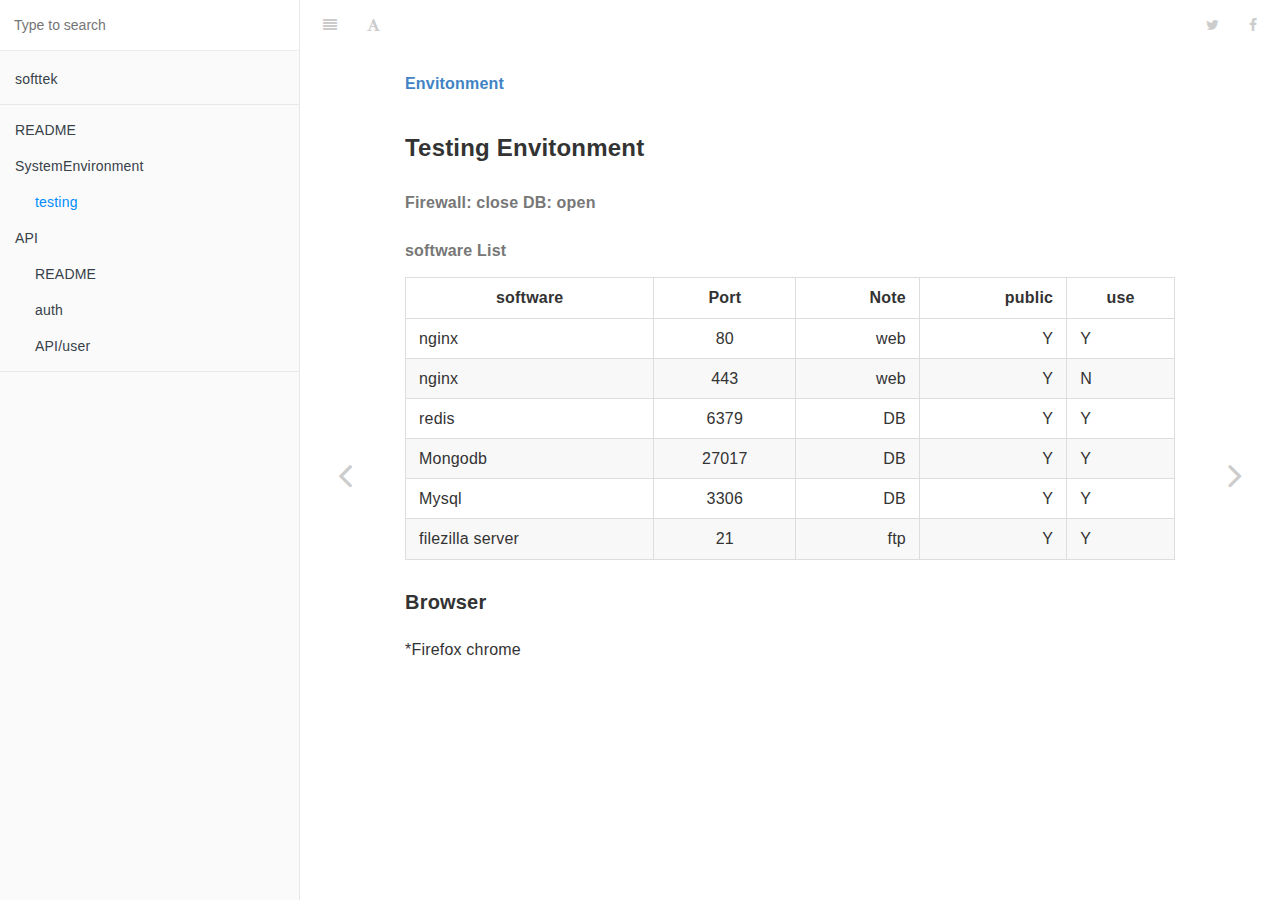
<file: _book/Environment/testing.html>
<!DOCTYPE HTML>
<html lang="" >
    <head>
        <meta charset="UTF-8">
        <meta content="text/html; charset=utf-8" http-equiv="Content-Type">
        <title>testing · softtek</title>
        <meta http-equiv="X-UA-Compatible" content="IE=edge" />
        <meta name="description" content="">
        <meta name="generator" content="GitBook 3.2.2">
        
        
        
    
    <link rel="stylesheet" href="../gitbook/style.css">

    
            
                
                <link rel="stylesheet" href="../gitbook/gitbook-plugin-highlight/website.css">
                
            
                
                <link rel="stylesheet" href="../gitbook/gitbook-plugin-search/search.css">
                
            
                
                <link rel="stylesheet" href="../gitbook/gitbook-plugin-fontsettings/website.css">
                
            
        

    

    
        
        <link rel="stylesheet" href="../styles/website.css">
        
    

        
    
    
    <meta name="HandheldFriendly" content="true"/>
    <meta name="viewport" content="width=device-width, initial-scale=1, user-scalable=no">
    <meta name="apple-mobile-web-app-capable" content="yes">
    <meta name="apple-mobile-web-app-status-bar-style" content="black">
    <link rel="apple-touch-icon-precomposed" sizes="152x152" href="../gitbook/images/apple-touch-icon-precomposed-152.png">
    <link rel="shortcut icon" href="../gitbook/images/favicon.ico" type="image/x-icon">

    
    <link rel="next" href="../api/apiCatalogue.html" />
    
    
    <link rel="prev" href="./" />
    

    </head>
    <body>
        
<div class="book">
    <div class="book-summary">
        
            
<div id="book-search-input" role="search">
    <input type="text" placeholder="Type to search" />
</div>

            
                <nav role="navigation">
                


<ul class="summary">
    
    
    
        
        <li>
            <a href="/" target="_blank" class="custom-link">softtek</a>
        </li>
    
    

    
    <li class="divider"></li>
    

    
        
        
    
        <li class="chapter " data-level="1.1" data-path="../">
            
                <a href="../">
            
                    
                    README
            
                </a>
            

            
        </li>
    
        <li class="chapter " data-level="1.2" data-path="./">
            
                <a href="./">
            
                    
                    SystemEnvironment
            
                </a>
            

            
            <ul class="articles">
                
    
        <li class="chapter active" data-level="1.2.1" data-path="testing.html">
            
                <a href="testing.html">
            
                    
                    testing
            
                </a>
            

            
        </li>
    

            </ul>
            
        </li>
    
        <li class="chapter " data-level="1.3" data-path="../api/apiCatalogue.html">
            
                <a href="../api/apiCatalogue.html">
            
                    
                    API
            
                </a>
            

            
            <ul class="articles">
                
    
        <li class="chapter " data-level="1.3.1" data-path="../api/">
            
                <a href="../api/">
            
                    
                    README
            
                </a>
            

            
        </li>
    
        <li class="chapter " data-level="1.3.2" data-path="../api/auth.html">
            
                <a href="../api/auth.html">
            
                    
                    auth
            
                </a>
            

            
        </li>
    
        <li class="chapter " data-level="1.3.3" data-path="../api/user/user.html">
            
                <a href="../api/user/user.html">
            
                    
                    API/user
            
                </a>
            

            
        </li>
    

            </ul>
            
        </li>
    

    

    <li class="divider"></li>

    <li>
        <a href="https://www.gitbook.com" target="blank" class="gitbook-link">
            Published with GitBook
        </a>
    </li>
</ul>


                </nav>
            
        
    </div>

    <div class="book-body">
        
            <div class="body-inner">
                
                    

<div class="book-header" role="navigation">
    

    <!-- Title -->
    <h1>
        <i class="fa fa-circle-o-notch fa-spin"></i>
        <a href=".." >testing</a>
    </h1>
</div>




                    <div class="page-wrapper" tabindex="-1" role="main">
                        <div class="page-inner">
                            
<div id="book-search-results">
    <div class="search-noresults">
    
                                <section class="normal markdown-section">
                                
                                <h6 id="envitonment"><a href="./">Envitonment</a></h6>
<h3 id="testing-envitonment">Testing Envitonment</h3>
<h6 id="firewall-close-db-open">Firewall: close DB: open</h6>
<h6 id="software-list">software List</h6>
<table>
<thead>
<tr>
<th>software</th>
<th style="text-align:center">Port</th>
<th style="text-align:right">Note</th>
<th style="text-align:right">public</th>
<th>use</th>
</tr>
</thead>
<tbody>
<tr>
<td>nginx</td>
<td style="text-align:center">80</td>
<td style="text-align:right">web</td>
<td style="text-align:right">Y</td>
<td>Y</td>
</tr>
<tr>
<td>nginx</td>
<td style="text-align:center">443</td>
<td style="text-align:right">web</td>
<td style="text-align:right">Y</td>
<td>N</td>
</tr>
<tr>
<td>redis</td>
<td style="text-align:center">6379</td>
<td style="text-align:right">DB</td>
<td style="text-align:right">Y</td>
<td>Y</td>
</tr>
<tr>
<td>Mongodb</td>
<td style="text-align:center">27017</td>
<td style="text-align:right">DB</td>
<td style="text-align:right">Y</td>
<td>Y</td>
</tr>
<tr>
<td>Mysql</td>
<td style="text-align:center">3306</td>
<td style="text-align:right">DB</td>
<td style="text-align:right">Y</td>
<td>Y</td>
</tr>
<tr>
<td>filezilla server</td>
<td style="text-align:center">21</td>
<td style="text-align:right">ftp</td>
<td style="text-align:right">Y</td>
<td>Y</td>
</tr>
</tbody>
</table>
<h4 id="browser">Browser</h4>
<p> *Firefox chrome</p>

                                
                                </section>
                            
    </div>
    <div class="search-results">
        <div class="has-results">
            
            <h1 class="search-results-title"><span class='search-results-count'></span> results matching "<span class='search-query'></span>"</h1>
            <ul class="search-results-list"></ul>
            
        </div>
        <div class="no-results">
            
            <h1 class="search-results-title">No results matching "<span class='search-query'></span>"</h1>
            
        </div>
    </div>
</div>

                        </div>
                    </div>
                
            </div>

            
                
                <a href="./" class="navigation navigation-prev " aria-label="Previous page: SystemEnvironment">
                    <i class="fa fa-angle-left"></i>
                </a>
                
                
                <a href="../api/apiCatalogue.html" class="navigation navigation-next " aria-label="Next page: API">
                    <i class="fa fa-angle-right"></i>
                </a>
                
            
        
    </div>

    <script>
        var gitbook = gitbook || [];
        gitbook.push(function() {
            gitbook.page.hasChanged({"page":{"title":"testing","level":"1.2.1","depth":2,"next":{"title":"API","level":"1.3","depth":1,"path":"api/apiCatalogue.md","ref":"api/apiCatalogue.md","articles":[{"title":"README","level":"1.3.1","depth":2,"path":"api/README.md","ref":"api/README.md","articles":[]},{"title":"auth","level":"1.3.2","depth":2,"path":"api/auth.md","ref":"api/auth.md","articles":[]},{"title":"API/user","level":"1.3.3","depth":2,"path":"api/user/user.md","ref":"api/user/user.md","articles":[]}]},"previous":{"title":"SystemEnvironment","level":"1.2","depth":1,"path":"Environment/README.md","ref":"Environment/README.md","articles":[{"title":"testing","level":"1.2.1","depth":2,"path":"Environment/testing.md","ref":"Environment/testing.md","articles":[]}]},"dir":"ltr"},"config":{"plugins":["livereload"],"styles":{"website":"styles/website.css"},"pluginsConfig":{"fontSettings":{"theme":"sepia","family":"sans","size":1},"livereload":{},"highlight":{},"search":{},"lunr":{"maxIndexSize":1000000,"ignoreSpecialCharacters":false},"sharing":{"facebook":true,"twitter":true,"google":false,"weibo":false,"instapaper":false,"vk":false,"all":["facebook","google","twitter","weibo","instapaper"]},"fontsettings":{"theme":"white","family":"sans","size":2},"theme-default":{"styles":{"website":"styles/website.css","pdf":"styles/pdf.css","epub":"styles/epub.css","mobi":"styles/mobi.css","ebook":"styles/ebook.css","print":"styles/print.css"},"showLevel":false}},"theme":"default","pdf":{"pageBreaksBefore":"/","headerTemplate":null,"paperSize":"a4","margin":{"right":62,"left":62,"top":36,"bottom":36},"fontSize":12,"fontFamily":"Arial","footerTemplate":null,"chapterMark":"pagebreak","pageNumbers":false},"structure":{"langs":"LANGS.md","readme":"README.md","glossary":"GLOSSARY.md","summary":"SUMMARY.md"},"variables":{},"title":"softtek","links":{"sidebar":{"softtek":"/"},"sharing":{"google":null,"facebook":null,"twitter":null,"weibo":null,"all":null}},"gitbook":"*","description":"softtek"},"file":{"path":"Environment/testing.md","mtime":"2017-02-16T03:21:47.000Z","type":"markdown"},"gitbook":{"version":"3.2.2","time":"2017-02-16T04:00:40.417Z"},"basePath":"..","book":{"language":""}});
        });
    </script>
</div>

        
    <script src="../gitbook/gitbook.js"></script>
    <script src="../gitbook/theme.js"></script>
    
        
        <script src="../gitbook/gitbook-plugin-livereload/plugin.js"></script>
        
    
        
        <script src="../gitbook/gitbook-plugin-search/search-engine.js"></script>
        
    
        
        <script src="../gitbook/gitbook-plugin-search/search.js"></script>
        
    
        
        <script src="../gitbook/gitbook-plugin-lunr/lunr.min.js"></script>
        
    
        
        <script src="../gitbook/gitbook-plugin-lunr/search-lunr.js"></script>
        
    
        
        <script src="../gitbook/gitbook-plugin-sharing/buttons.js"></script>
        
    
        
        <script src="../gitbook/gitbook-plugin-fontsettings/fontsettings.js"></script>
        
    

    </body>
</html>
</file>
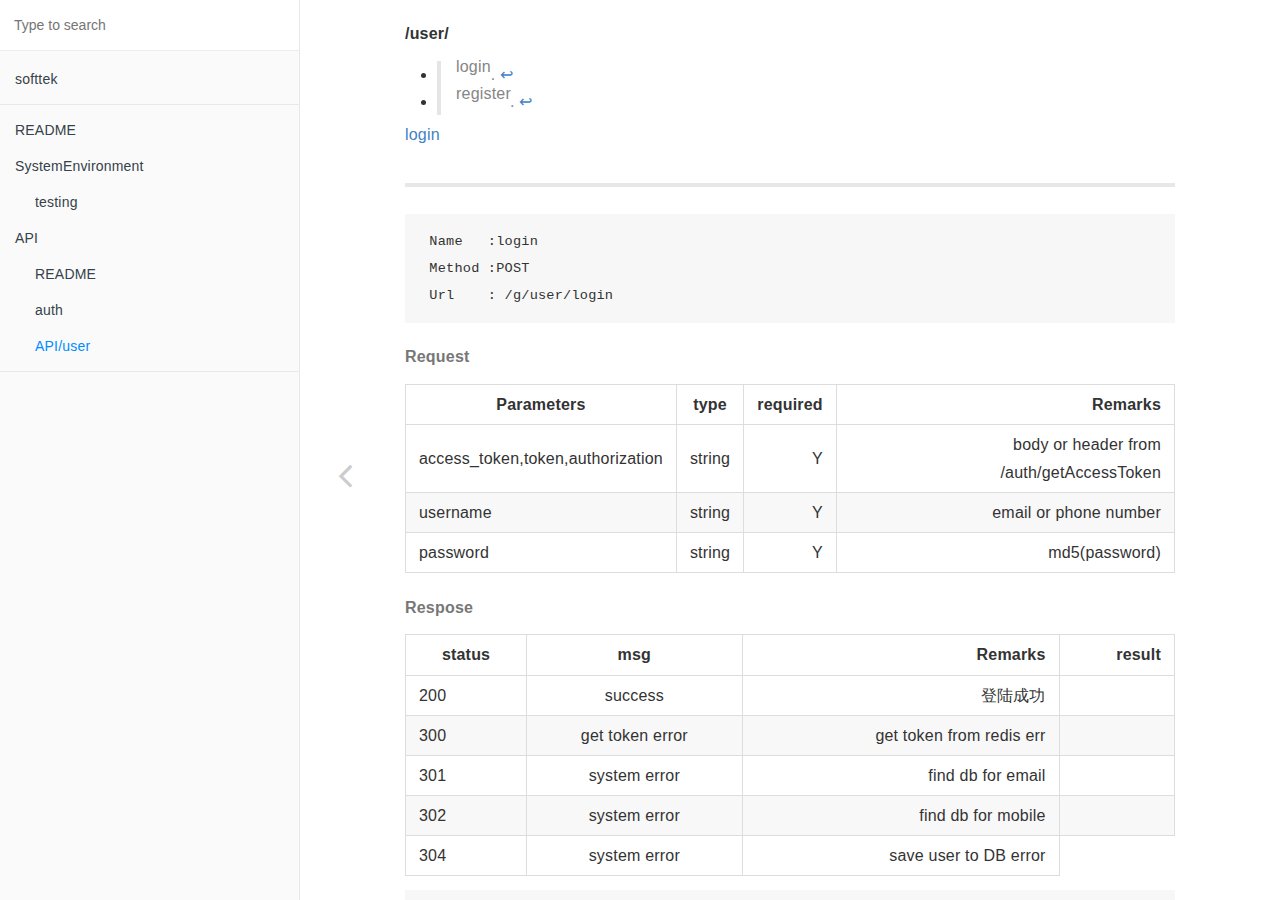
<file: _book/api/user/user.html>
<!DOCTYPE HTML>
<html lang="" >
    <head>
        <meta charset="UTF-8">
        <meta content="text/html; charset=utf-8" http-equiv="Content-Type">
        <title>API/user · softtek</title>
        <meta http-equiv="X-UA-Compatible" content="IE=edge" />
        <meta name="description" content="">
        <meta name="generator" content="GitBook 3.2.2">
        
        
        
    
    <link rel="stylesheet" href="../../gitbook/style.css">

    
            
                
                <link rel="stylesheet" href="../../gitbook/gitbook-plugin-highlight/website.css">
                
            
                
                <link rel="stylesheet" href="../../gitbook/gitbook-plugin-search/search.css">
                
            
                
                <link rel="stylesheet" href="../../gitbook/gitbook-plugin-fontsettings/website.css">
                
            
        

    

    
        
        <link rel="stylesheet" href="../../styles/website.css">
        
    

        
    
    
    <meta name="HandheldFriendly" content="true"/>
    <meta name="viewport" content="width=device-width, initial-scale=1, user-scalable=no">
    <meta name="apple-mobile-web-app-capable" content="yes">
    <meta name="apple-mobile-web-app-status-bar-style" content="black">
    <link rel="apple-touch-icon-precomposed" sizes="152x152" href="../../gitbook/images/apple-touch-icon-precomposed-152.png">
    <link rel="shortcut icon" href="../../gitbook/images/favicon.ico" type="image/x-icon">

    
    
    <link rel="prev" href="../auth.html" />
    

    </head>
    <body>
        
<div class="book">
    <div class="book-summary">
        
            
<div id="book-search-input" role="search">
    <input type="text" placeholder="Type to search" />
</div>

            
                <nav role="navigation">
                


<ul class="summary">
    
    
    
        
        <li>
            <a href="/" target="_blank" class="custom-link">softtek</a>
        </li>
    
    

    
    <li class="divider"></li>
    

    
        
        
    
        <li class="chapter " data-level="1.1" data-path="../../">
            
                <a href="../../">
            
                    
                    README
            
                </a>
            

            
        </li>
    
        <li class="chapter " data-level="1.2" data-path="../../Environment/">
            
                <a href="../../Environment/">
            
                    
                    SystemEnvironment
            
                </a>
            

            
            <ul class="articles">
                
    
        <li class="chapter " data-level="1.2.1" data-path="../../Environment/testing.html">
            
                <a href="../../Environment/testing.html">
            
                    
                    testing
            
                </a>
            

            
        </li>
    

            </ul>
            
        </li>
    
        <li class="chapter " data-level="1.3" data-path="../apiCatalogue.html">
            
                <a href="../apiCatalogue.html">
            
                    
                    API
            
                </a>
            

            
            <ul class="articles">
                
    
        <li class="chapter " data-level="1.3.1" data-path="../">
            
                <a href="../">
            
                    
                    README
            
                </a>
            

            
        </li>
    
        <li class="chapter " data-level="1.3.2" data-path="../auth.html">
            
                <a href="../auth.html">
            
                    
                    auth
            
                </a>
            

            
        </li>
    
        <li class="chapter active" data-level="1.3.3" data-path="user.html">
            
                <a href="user.html">
            
                    
                    API/user
            
                </a>
            

            
        </li>
    

            </ul>
            
        </li>
    

    

    <li class="divider"></li>

    <li>
        <a href="https://www.gitbook.com" target="blank" class="gitbook-link">
            Published with GitBook
        </a>
    </li>
</ul>


                </nav>
            
        
    </div>

    <div class="book-body">
        
            <div class="body-inner">
                
                    

<div class="book-header" role="navigation">
    

    <!-- Title -->
    <h1>
        <i class="fa fa-circle-o-notch fa-spin"></i>
        <a href="../.." >API/user</a>
    </h1>
</div>




                    <div class="page-wrapper" tabindex="-1" role="main">
                        <div class="page-inner">
                            
<div id="book-search-results">
    <div class="search-noresults">
    
                                <section class="normal markdown-section">
                                
                                <h5 id="user">/user/</h5>
<ul>
<li><blockquote id="fn_login">
<sup>login</sup>.   <a href="#reffn_login" title="Jump back to footnote [login] in the text."> &#x21A9;</a>
</blockquote>
</li>
<li><blockquote id="fn_register">
<sup>register</sup>.  <a href="#reffn_register" title="Jump back to footnote [register] in the text."> &#x21A9;</a>
</blockquote>
</li>
</ul>
<p><sup><a href="#fn_login" id="reffn_login">login</a></sup> </p>
<hr>
<pre><code> Name   :login
 Method :POST    
 Url    : /g/user/login
</code></pre><h6 id="request">Request</h6>
<table>
<thead>
<tr>
<th>Parameters</th>
<th style="text-align:center">type</th>
<th style="text-align:right">required</th>
<th style="text-align:right">Remarks</th>
</tr>
</thead>
<tbody>
<tr>
<td>access_token,token,authorization</td>
<td style="text-align:center">string</td>
<td style="text-align:right">Y</td>
<td style="text-align:right">body or header from /auth/getAccessToken</td>
</tr>
<tr>
<td>username</td>
<td style="text-align:center">string</td>
<td style="text-align:right">Y</td>
<td style="text-align:right">email or phone number</td>
</tr>
<tr>
<td>password</td>
<td style="text-align:center">string</td>
<td style="text-align:right">Y</td>
<td style="text-align:right">md5(password)</td>
</tr>
</tbody>
</table>
<h6 id="respose">Respose</h6>
<table>
<thead>
<tr>
<th>status</th>
<th style="text-align:center">msg</th>
<th style="text-align:right">Remarks</th>
<th style="text-align:right">result</th>
</tr>
</thead>
<tbody>
<tr>
<td>200</td>
<td style="text-align:center">success</td>
<td style="text-align:right">&#x767B;&#x9646;&#x6210;&#x529F;</td>
<td style="text-align:right"></td>
</tr>
<tr>
<td>300</td>
<td style="text-align:center">get token error</td>
<td style="text-align:right">get token from redis err</td>
<td style="text-align:right"></td>
</tr>
<tr>
<td>301</td>
<td style="text-align:center">system error</td>
<td style="text-align:right">find db for email</td>
<td style="text-align:right"></td>
</tr>
<tr>
<td>302</td>
<td style="text-align:center">system error</td>
<td style="text-align:right">find db for mobile</td>
<td style="text-align:right"></td>
</tr>
<tr>
<td>304</td>
<td style="text-align:center">system error</td>
<td style="text-align:right">save  user to DB error</td>
</tr>
</tbody>
</table>
<pre><code>     Example&#xFF1A; /g/user/login
</code></pre><pre><code class="lang-javascript">data eg:
 { status: <span class="hljs-number">200</span>,
  msg: <span class="hljs-string">&apos;success&apos;</span>,
  result: 
   {  }
</code></pre>
<hr>
<p><sup><a href="#fn_register" id="reffn_register">register</a></sup></p>
<hr>
<pre><code> Name   :register
 Method :POST
 Url    : /g/user/register
</code></pre><h6 id="request">Request</h6>
<table>
<thead>
<tr>
<th>Parameters</th>
<th style="text-align:center">type</th>
<th style="text-align:right">required</th>
<th style="text-align:right">Remarks</th>
</tr>
</thead>
<tbody>
<tr>
<td>access_token,token,authorization</td>
<td style="text-align:center">string</td>
<td style="text-align:right">Y</td>
<td style="text-align:right">body or header from auth</td>
</tr>
<tr>
<td>username</td>
<td style="text-align:center">string</td>
<td style="text-align:right">Y</td>
<td style="text-align:right">email or phone number</td>
</tr>
<tr>
<td>password</td>
<td style="text-align:center">string</td>
<td style="text-align:right">Y</td>
<td style="text-align:right">md5(password)</td>
</tr>
<tr>
<td>vcode</td>
<td style="text-align:center">string</td>
<td style="text-align:right">N</td>
<td style="text-align:right">&#x9A8C;&#x8BC1;&#x7801;&#x624B;&#x673A;&#x53F7;&#x6CE8;&#x518C;&#x5FC5;&#x586B;</td>
</tr>
</tbody>
</table>
<h6 id="respose">Respose</h6>
<table>
<thead>
<tr>
<th>status</th>
<th style="text-align:center">msg</th>
<th style="text-align:right">Remarks</th>
<th style="text-align:right">result</th>
</tr>
</thead>
<tbody>
<tr>
<td>access_token,token,authorization</td>
<td style="text-align:center">string</td>
<td style="text-align:right">Y</td>
<td style="text-align:right">body or header from  auth</td>
</tr>
<tr>
<td>200</td>
<td style="text-align:center">success</td>
<td style="text-align:right">&#x6CE8;&#x518C;&#x6210;&#x529F;</td>
<td style="text-align:right"></td>
</tr>
<tr>
<td>300</td>
<td style="text-align:center">get token error</td>
<td style="text-align:right">get token from redis err</td>
<td style="text-align:right"></td>
</tr>
<tr>
<td>403</td>
<td style="text-align:center">param not valid</td>
<td style="text-align:right">username is required</td>
<td style="text-align:right"></td>
</tr>
<tr>
<td>404</td>
<td style="text-align:center">param not valid</td>
<td style="text-align:right">password is required</td>
<td style="text-align:right"></td>
</tr>
<tr>
<td>405</td>
<td style="text-align:center">param not valid</td>
<td style="text-align:right">password vierify Error</td>
</tr>
</tbody>
</table>
<pre><code>     Example&#xFF1A; /g/user/register
</code></pre><pre><code class="lang-javascript"> { status: <span class="hljs-number">200</span>,
  msg: <span class="hljs-string">&apos;success&apos;</span>,
  result: 
   {   }
</code></pre>
<hr>

                                
                                </section>
                            
    </div>
    <div class="search-results">
        <div class="has-results">
            
            <h1 class="search-results-title"><span class='search-results-count'></span> results matching "<span class='search-query'></span>"</h1>
            <ul class="search-results-list"></ul>
            
        </div>
        <div class="no-results">
            
            <h1 class="search-results-title">No results matching "<span class='search-query'></span>"</h1>
            
        </div>
    </div>
</div>

                        </div>
                    </div>
                
            </div>

            
                
                <a href="../auth.html" class="navigation navigation-prev navigation-unique" aria-label="Previous page: auth">
                    <i class="fa fa-angle-left"></i>
                </a>
                
                
            
        
    </div>

    <script>
        var gitbook = gitbook || [];
        gitbook.push(function() {
            gitbook.page.hasChanged({"page":{"title":"API/user","level":"1.3.3","depth":2,"previous":{"title":"auth","level":"1.3.2","depth":2,"path":"api/auth.md","ref":"api/auth.md","articles":[]},"dir":"ltr"},"config":{"plugins":["livereload"],"styles":{"website":"styles/website.css"},"pluginsConfig":{"fontSettings":{"theme":"sepia","family":"sans","size":1},"livereload":{},"highlight":{},"search":{},"lunr":{"maxIndexSize":1000000,"ignoreSpecialCharacters":false},"sharing":{"facebook":true,"twitter":true,"google":false,"weibo":false,"instapaper":false,"vk":false,"all":["facebook","google","twitter","weibo","instapaper"]},"fontsettings":{"theme":"white","family":"sans","size":2},"theme-default":{"styles":{"website":"styles/website.css","pdf":"styles/pdf.css","epub":"styles/epub.css","mobi":"styles/mobi.css","ebook":"styles/ebook.css","print":"styles/print.css"},"showLevel":false}},"theme":"default","pdf":{"pageBreaksBefore":"/","headerTemplate":null,"paperSize":"a4","margin":{"right":62,"left":62,"top":36,"bottom":36},"fontSize":12,"fontFamily":"Arial","footerTemplate":null,"chapterMark":"pagebreak","pageNumbers":false},"structure":{"langs":"LANGS.md","readme":"README.md","glossary":"GLOSSARY.md","summary":"SUMMARY.md"},"variables":{},"title":"softtek","links":{"sidebar":{"softtek":"/"},"sharing":{"google":null,"facebook":null,"twitter":null,"weibo":null,"all":null}},"gitbook":"*","description":"softtek"},"file":{"path":"api/user/user.md","mtime":"2017-02-16T03:41:18.000Z","type":"markdown"},"gitbook":{"version":"3.2.2","time":"2017-02-16T04:00:40.417Z"},"basePath":"../..","book":{"language":""}});
        });
    </script>
</div>

        
    <script src="../../gitbook/gitbook.js"></script>
    <script src="../../gitbook/theme.js"></script>
    
        
        <script src="../../gitbook/gitbook-plugin-livereload/plugin.js"></script>
        
    
        
        <script src="../../gitbook/gitbook-plugin-search/search-engine.js"></script>
        
    
        
        <script src="../../gitbook/gitbook-plugin-search/search.js"></script>
        
    
        
        <script src="../../gitbook/gitbook-plugin-lunr/lunr.min.js"></script>
        
    
        
        <script src="../../gitbook/gitbook-plugin-lunr/search-lunr.js"></script>
        
    
        
        <script src="../../gitbook/gitbook-plugin-sharing/buttons.js"></script>
        
    
        
        <script src="../../gitbook/gitbook-plugin-fontsettings/fontsettings.js"></script>
        
    

    </body>
</html>
</file>
<file: _book/gitbook/gitbook-plugin-highlight/website.css>
.book .book-body .page-wrapper .page-inner section.normal pre,
.book .book-body .page-wrapper .page-inner section.normal code {
  /* http://jmblog.github.com/color-themes-for-google-code-highlightjs */
  /* Tomorrow Comment */
  /* Tomorrow Red */
  /* Tomorrow Orange */
  /* Tomorrow Yellow */
  /* Tomorrow Green */
  /* Tomorrow Aqua */
  /* Tomorrow Blue */
  /* Tomorrow Purple */
}
.book .book-body .page-wrapper .page-inner section.normal pre .hljs-comment,
.book .book-body .page-wrapper .page-inner section.normal code .hljs-comment,
.book .book-body .page-wrapper .page-inner section.normal pre .hljs-title,
.book .book-body .page-wrapper .page-inner section.normal code .hljs-title {
  color: #8e908c;
}
.book .book-body .page-wrapper .page-inner section.normal pre .hljs-variable,
.book .book-body .page-wrapper .page-inner section.normal code .hljs-variable,
.book .book-body .page-wrapper .page-inner section.normal pre .hljs-attribute,
.book .book-body .page-wrapper .page-inner section.normal code .hljs-attribute,
.book .book-body .page-wrapper .page-inner section.normal pre .hljs-tag,
.book .book-body .page-wrapper .page-inner section.normal code .hljs-tag,
.book .book-body .page-wrapper .page-inner section.normal pre .hljs-regexp,
.book .book-body .page-wrapper .page-inner section.normal code .hljs-regexp,
.book .book-body .page-wrapper .page-inner section.normal pre .hljs-deletion,
.book .book-body .page-wrapper .page-inner section.normal code .hljs-deletion,
.book .book-body .page-wrapper .page-inner section.normal pre .ruby .hljs-constant,
.book .book-body .page-wrapper .page-inner section.normal code .ruby .hljs-constant,
.book .book-body .page-wrapper .page-inner section.normal pre .xml .hljs-tag .hljs-title,
.book .book-body .page-wrapper .page-inner section.normal code .xml .hljs-tag .hljs-title,
.book .book-body .page-wrapper .page-inner section.normal pre .xml .hljs-pi,
.book .book-body .page-wrapper .page-inner section.normal code .xml .hljs-pi,
.book .book-body .page-wrapper .page-inner section.normal pre .xml .hljs-doctype,
.book .book-body .page-wrapper .page-inner section.normal code .xml .hljs-doctype,
.book .book-body .page-wrapper .page-inner section.normal pre .html .hljs-doctype,
.book .book-body .page-wrapper .page-inner section.normal code .html .hljs-doctype,
.book .book-body .page-wrapper .page-inner section.normal pre .css .hljs-id,
.book .book-body .page-wrapper .page-inner section.normal code .css .hljs-id,
.book .book-body .page-wrapper .page-inner section.normal pre .css .hljs-class,
.book .book-body .page-wrapper .page-inner section.normal code .css .hljs-class,
.book .book-body .page-wrapper .page-inner section.normal pre .css .hljs-pseudo,
.book .book-body .page-wrapper .page-inner section.normal code .css .hljs-pseudo {
  color: #c82829;
}
.book .book-body .page-wrapper .page-inner section.normal pre .hljs-number,
.book .book-body .page-wrapper .page-inner section.normal code .hljs-number,
.book .book-body .page-wrapper .page-inner section.normal pre .hljs-preprocessor,
.book .book-body .page-wrapper .page-inner section.normal code .hljs-preprocessor,
.book .book-body .page-wrapper .page-inner section.normal pre .hljs-pragma,
.book .book-body .page-wrapper .page-inner section.normal code .hljs-pragma,
.book .book-body .page-wrapper .page-inner section.normal pre .hljs-built_in,
.book .book-body .page-wrapper .page-inner section.normal code .hljs-built_in,
.book .book-body .page-wrapper .page-inner section.normal pre .hljs-literal,
.book .book-body .page-wrapper .page-inner section.normal code .hljs-literal,
.book .book-body .page-wrapper .page-inner section.normal pre .hljs-params,
.book .book-body .page-wrapper .page-inner section.normal code .hljs-params,
.book .book-body .page-wrapper .page-inner section.normal pre .hljs-constant,
.book .book-body .page-wrapper .page-inner section.normal code .hljs-constant {
  color: #f5871f;
}
.book .book-body .page-wrapper .page-inner section.normal pre .ruby .hljs-class .hljs-title,
.book .book-body .page-wrapper .page-inner section.normal code .ruby .hljs-class .hljs-title,
.book .book-body .page-wrapper .page-inner section.normal pre .css .hljs-rules .hljs-attribute,
.book .book-body .page-wrapper .page-inner section.normal code .css .hljs-rules .hljs-attribute {
  color: #eab700;
}
.book .book-body .page-wrapper .page-inner section.normal pre .hljs-string,
.book .book-body .page-wrapper .page-inner section.normal code .hljs-string,
.book .book-body .page-wrapper .page-inner section.normal pre .hljs-value,
.book .book-body .page-wrapper .page-inner section.normal code .hljs-value,
.book .book-body .page-wrapper .page-inner section.normal pre .hljs-inheritance,
.book .book-body .page-wrapper .page-inner section.normal code .hljs-inheritance,
.book .book-body .page-wrapper .page-inner section.normal pre .hljs-header,
.book .book-body .page-wrapper .page-inner section.normal code .hljs-header,
.book .book-body .page-wrapper .page-inner section.normal pre .hljs-addition,
.book .book-body .page-wrapper .page-inner section.normal code .hljs-addition,
.book .book-body .page-wrapper .page-inner section.normal pre .ruby .hljs-symbol,
.book .book-body .page-wrapper .page-inner section.normal code .ruby .hljs-symbol,
.book .book-body .page-wrapper .page-inner section.normal pre .xml .hljs-cdata,
.book .book-body .page-wrapper .page-inner section.normal code .xml .hljs-cdata {
  color: #718c00;
}
.book .book-body .page-wrapper .page-inner section.normal pre .css .hljs-hexcolor,
.book .book-body .page-wrapper .page-inner section.normal code .css .hljs-hexcolor {
  color: #3e999f;
}
.book .book-body .page-wrapper .page-inner section.normal pre .hljs-function,
.book .book-body .page-wrapper .page-inner section.normal code .hljs-function,
.book .book-body .page-wrapper .page-inner section.normal pre .python .hljs-decorator,
.book .book-body .page-wrapper .page-inner section.normal code .python .hljs-decorator,
.book .book-body .page-wrapper .page-inner section.normal pre .python .hljs-title,
.book .book-body .page-wrapper .page-inner section.normal code .python .hljs-title,
.book .book-body .page-wrapper .page-inner section.normal pre .ruby .hljs-function .hljs-title,
.book .book-body .page-wrapper .page-inner section.normal code .ruby .hljs-function .hljs-title,
.book .book-body .page-wrapper .page-inner section.normal pre .ruby .hljs-title .hljs-keyword,
.book .book-body .page-wrapper .page-inner section.normal code .ruby .hljs-title .hljs-keyword,
.book .book-body .page-wrapper .page-inner section.normal pre .perl .hljs-sub,
.book .book-body .page-wrapper .page-inner section.normal code .perl .hljs-sub,
.book .book-body .page-wrapper .page-inner section.normal pre .javascript .hljs-title,
.book .book-body .page-wrapper .page-inner section.normal code .javascript .hljs-title,
.book .book-body .page-wrapper .page-inner section.normal pre .coffeescript .hljs-title,
.book .book-body .page-wrapper .page-inner section.normal code .coffeescript .hljs-title {
  color: #4271ae;
}
.book .book-body .page-wrapper .page-inner section.normal pre .hljs-keyword,
.book .book-body .page-wrapper .page-inner section.normal code .hljs-keyword,
.book .book-body .page-wrapper .page-inner section.normal pre .javascript .hljs-function,
.book .book-body .page-wrapper .page-inner section.normal code .javascript .hljs-function {
  color: #8959a8;
}
.book .book-body .page-wrapper .page-inner section.normal pre .hljs,
.book .book-body .page-wrapper .page-inner section.normal code .hljs {
  display: block;
  background: white;
  color: #4d4d4c;
  padding: 0.5em;
}
.book .book-body .page-wrapper .page-inner section.normal pre .coffeescript .javascript,
.book .book-body .page-wrapper .page-inner section.normal code .coffeescript .javascript,
.book .book-body .page-wrapper .page-inner section.normal pre .javascript .xml,
.book .book-body .page-wrapper .page-inner section.normal code .javascript .xml,
.book .book-body .page-wrapper .page-inner section.normal pre .tex .hljs-formula,
.book .book-body .page-wrapper .page-inner section.normal code .tex .hljs-formula,
.book .book-body .page-wrapper .page-inner section.normal pre .xml .javascript,
.book .book-body .page-wrapper .page-inner section.normal code .xml .javascript,
.book .book-body .page-wrapper .page-inner section.normal pre .xml .vbscript,
.book .book-body .page-wrapper .page-inner section.normal code .xml .vbscript,
.book .book-body .page-wrapper .page-inner section.normal pre .xml .css,
.book .book-body .page-wrapper .page-inner section.normal code .xml .css,
.book .book-body .page-wrapper .page-inner section.normal pre .xml .hljs-cdata,
.book .book-body .page-wrapper .page-inner section.normal code .xml .hljs-cdata {
  opacity: 0.5;
}
.book.color-theme-1 .book-body .page-wrapper .page-inner section.normal pre,
.book.color-theme-1 .book-body .page-wrapper .page-inner section.normal code {
  /*

Orginal Style from ethanschoonover.com/solarized (c) Jeremy Hull <sourdrums@gmail.com>

*/
  /* Solarized Green */
  /* Solarized Cyan */
  /* Solarized Blue */
  /* Solarized Yellow */
  /* Solarized Orange */
  /* Solarized Red */
  /* Solarized Violet */
}
.book.color-theme-1 .book-body .page-wrapper .page-inner section.normal pre .hljs,
.book.color-theme-1 .book-body .page-wrapper .page-inner section.normal code .hljs {
  display: block;
  padding: 0.5em;
  background: #fdf6e3;
  color: #657b83;
}
.book.color-theme-1 .book-body .page-wrapper .page-inner section.normal pre .hljs-comment,
.book.color-theme-1 .book-body .page-wrapper .page-inner section.normal code .hljs-comment,
.book.color-theme-1 .book-body .page-wrapper .page-inner section.normal pre .hljs-template_comment,
.book.color-theme-1 .book-body .page-wrapper .page-inner section.normal code .hljs-template_comment,
.book.color-theme-1 .book-body .page-wrapper .page-inner section.normal pre .diff .hljs-header,
.book.color-theme-1 .book-body .page-wrapper .page-inner section.normal code .diff .hljs-header,
.book.color-theme-1 .book-body .page-wrapper .page-inner section.normal pre .hljs-doctype,
.book.color-theme-1 .book-body .page-wrapper .page-inner section.normal code .hljs-doctype,
.book.color-theme-1 .book-body .page-wrapper .page-inner section.normal pre .hljs-pi,
.book.color-theme-1 .book-body .page-wrapper .page-inner section.normal code .hljs-pi,
.book.color-theme-1 .book-body .page-wrapper .page-inner section.normal pre .lisp .hljs-string,
.book.color-theme-1 .book-body .page-wrapper .page-inner section.normal code .lisp .hljs-string,
.book.color-theme-1 .book-body .page-wrapper .page-inner section.normal pre .hljs-javadoc,
.book.color-theme-1 .book-body .page-wrapper .page-inner section.normal code .hljs-javadoc {
  color: #93a1a1;
}
.book.color-theme-1 .book-body .page-wrapper .page-inner section.normal pre .hljs-keyword,
.book.color-theme-1 .book-body .page-wrapper .page-inner section.normal code .hljs-keyword,
.book.color-theme-1 .book-body .page-wrapper .page-inner section.normal pre .hljs-winutils,
.book.color-theme-1 .book-body .page-wrapper .page-inner section.normal code .hljs-winutils,
.book.color-theme-1 .book-body .page-wrapper .page-inner section.normal pre .method,
.book.color-theme-1 .book-body .page-wrapper .page-inner section.normal code .method,
.book.color-theme-1 .book-body .page-wrapper .page-inner section.normal pre .hljs-addition,
.book.color-theme-1 .book-body .page-wrapper .page-inner section.normal code .hljs-addition,
.book.color-theme-1 .book-body .page-wrapper .page-inner section.normal pre .css .hljs-tag,
.book.color-theme-1 .book-body .page-wrapper .page-inner section.normal code .css .hljs-tag,
.book.color-theme-1 .book-body .page-wrapper .page-inner section.normal pre .hljs-request,
.book.color-theme-1 .book-body .page-wrapper .page-inner section.normal code .hljs-request,
.book.color-theme-1 .book-body .page-wrapper .page-inner section.normal pre .hljs-status,
.book.color-theme-1 .book-body .page-wrapper .page-inner section.normal code .hljs-status,
.book.color-theme-1 .book-body .page-wrapper .page-inner section.normal pre .nginx .hljs-title,
.book.color-theme-1 .book-body .page-wrapper .page-inner section.normal code .nginx .hljs-title {
  color: #859900;
}
.book.color-theme-1 .book-body .page-wrapper .page-inner section.normal pre .hljs-number,
.book.color-theme-1 .book-body .page-wrapper .page-inner section.normal code .hljs-number,
.book.color-theme-1 .book-body .page-wrapper .page-inner section.normal pre .hljs-command,
.book.color-theme-1 .book-body .page-wrapper .page-inner section.normal code .hljs-command,
.book.color-theme-1 .book-body .page-wrapper .page-inner section.normal pre .hljs-string,
.book.color-theme-1 .book-body .page-wrapper .page-inner section.normal code .hljs-string,
.book.color-theme-1 .book-body .page-wrapper .page-inner section.normal pre .hljs-tag .hljs-value,
.book.color-theme-1 .book-body .page-wrapper .page-inner section.normal code .hljs-tag .hljs-value,
.book.color-theme-1 .book-body .page-wrapper .page-inner section.normal pre .hljs-rules .hljs-value,
.book.color-theme-1 .book-body .page-wrapper .page-inner section.normal code .hljs-rules .hljs-value,
.book.color-theme-1 .book-body .page-wrapper .page-inner section.normal pre .hljs-phpdoc,
.book.color-theme-1 .book-body .page-wrapper .page-inner section.normal code .hljs-phpdoc,
.book.color-theme-1 .book-body .page-wrapper .page-inner section.normal pre .tex .hljs-formula,
.book.color-theme-1 .book-body .page-wrapper .page-inner section.normal code .tex .hljs-formula,
.book.color-theme-1 .book-body .page-wrapper .page-inner section.normal pre .hljs-regexp,
.book.color-theme-1 .book-body .page-wrapper .page-inner section.normal code .hljs-regexp,
.book.color-theme-1 .book-body .page-wrapper .page-inner section.normal pre .hljs-hexcolor,
.book.color-theme-1 .book-body .page-wrapper .page-inner section.normal code .hljs-hexcolor,
.book.color-theme-1 .book-body .page-wrapper .page-inner section.normal pre .hljs-link_url,
.book.color-theme-1 .book-body .page-wrapper .page-inner section.normal code .hljs-link_url {
  color: #2aa198;
}
.book.color-theme-1 .book-body .page-wrapper .page-inner section.normal pre .hljs-title,
.book.color-theme-1 .book-body .page-wrapper .page-inner section.normal code .hljs-title,
.book.color-theme-1 .book-body .page-wrapper .page-inner section.normal pre .hljs-localvars,
.book.color-theme-1 .book-body .page-wrapper .page-inner section.normal code .hljs-localvars,
.book.color-theme-1 .book-body .page-wrapper .page-inner section.normal pre .hljs-chunk,
.book.color-theme-1 .book-body .page-wrapper .page-inner section.normal code .hljs-chunk,
.book.color-theme-1 .book-body .page-wrapper .page-inner section.normal pre .hljs-decorator,
.book.color-theme-1 .book-body .page-wrapper .page-inner section.normal code .hljs-decorator,
.book.color-theme-1 .book-body .page-wrapper .page-inner section.normal pre .hljs-built_in,
.book.color-theme-1 .book-body .page-wrapper .page-inner section.normal code .hljs-built_in,
.book.color-theme-1 .book-body .page-wrapper .page-inner section.normal pre .hljs-identifier,
.book.color-theme-1 .book-body .page-wrapper .page-inner section.normal code .hljs-identifier,
.book.color-theme-1 .book-body .page-wrapper .page-inner section.normal pre .vhdl .hljs-literal,
.book.color-theme-1 .book-body .page-wrapper .page-inner section.normal code .vhdl .hljs-literal,
.book.color-theme-1 .book-body .page-wrapper .page-inner section.normal pre .hljs-id,
.book.color-theme-1 .book-body .page-wrapper .page-inner section.normal code .hljs-id,
.book.color-theme-1 .book-body .page-wrapper .page-inner section.normal pre .css .hljs-function,
.book.color-theme-1 .book-body .page-wrapper .page-inner section.normal code .css .hljs-function {
  color: #268bd2;
}
.book.color-theme-1 .book-body .page-wrapper .page-inner section.normal pre .hljs-attribute,
.book.color-theme-1 .book-body .page-wrapper .page-inner section.normal code .hljs-attribute,
.book.color-theme-1 .book-body .page-wrapper .page-inner section.normal pre .hljs-variable,
.book.color-theme-1 .book-body .page-wrapper .page-inner section.normal code .hljs-variable,
.book.color-theme-1 .book-body .page-wrapper .page-inner section.normal pre .lisp .hljs-body,
.book.color-theme-1 .book-body .page-wrapper .page-inner section.normal code .lisp .hljs-body,
.book.color-theme-1 .book-body .page-wrapper .page-inner section.normal pre .smalltalk .hljs-number,
.book.color-theme-1 .book-body .page-wrapper .page-inner section.normal code .smalltalk .hljs-number,
.book.color-theme-1 .book-body .page-wrapper .page-inner section.normal pre .hljs-constant,
.book.color-theme-1 .book-body .page-wrapper .page-inner section.normal code .hljs-constant,
.book.color-theme-1 .book-body .page-wrapper .page-inner section.normal pre .hljs-class .hljs-title,
.book.color-theme-1 .book-body .page-wrapper .page-inner section.normal code .hljs-class .hljs-title,
.book.color-theme-1 .book-body .page-wrapper .page-inner section.normal pre .hljs-parent,
.book.color-theme-1 .book-body .page-wrapper .page-inner section.normal code .hljs-parent,
.book.color-theme-1 .book-body .page-wrapper .page-inner section.normal pre .haskell .hljs-type,
.book.color-theme-1 .book-body .page-wrapper .page-inner section.normal code .haskell .hljs-type,
.book.color-theme-1 .book-body .page-wrapper .page-inner section.normal pre .hljs-link_reference,
.book.color-theme-1 .book-body .page-wrapper .page-inner section.normal code .hljs-link_reference {
  color: #b58900;
}
.book.color-theme-1 .book-body .page-wrapper .page-inner section.normal pre .hljs-preprocessor,
.book.color-theme-1 .book-body .page-wrapper .page-inner section.normal code .hljs-preprocessor,
.book.color-theme-1 .book-body .page-wrapper .page-inner section.normal pre .hljs-preprocessor .hljs-keyword,
.book.color-theme-1 .book-body .page-wrapper .page-inner section.normal code .hljs-preprocessor .hljs-keyword,
.book.color-theme-1 .book-body .page-wrapper .page-inner section.normal pre .hljs-pragma,
.book.color-theme-1 .book-body .page-wrapper .page-inner section.normal code .hljs-pragma,
.book.color-theme-1 .book-body .page-wrapper .page-inner section.normal pre .hljs-shebang,
.book.color-theme-1 .book-body .page-wrapper .page-inner section.normal code .hljs-shebang,
.book.color-theme-1 .book-body .page-wrapper .page-inner section.normal pre .hljs-symbol,
.book.color-theme-1 .book-body .page-wrapper .page-inner section.normal code .hljs-symbol,
.book.color-theme-1 .book-body .page-wrapper .page-inner section.normal pre .hljs-symbol .hljs-string,
.book.color-theme-1 .book-body .page-wrapper .page-inner section.normal code .hljs-symbol .hljs-string,
.book.color-theme-1 .book-body .page-wrapper .page-inner section.normal pre .diff .hljs-change,
.book.color-theme-1 .book-body .page-wrapper .page-inner section.normal code .diff .hljs-change,
.book.color-theme-1 .book-body .page-wrapper .page-inner section.normal pre .hljs-special,
.book.color-theme-1 .book-body .page-wrapper .page-inner section.normal code .hljs-special,
.book.color-theme-1 .book-body .page-wrapper .page-inner section.normal pre .hljs-attr_selector,
.book.color-theme-1 .book-body .page-wrapper .page-inner section.normal code .hljs-attr_selector,
.book.color-theme-1 .book-body .page-wrapper .page-inner section.normal pre .hljs-subst,
.book.color-theme-1 .book-body .page-wrapper .page-inner section.normal code .hljs-subst,
.book.color-theme-1 .book-body .page-wrapper .page-inner section.normal pre .hljs-cdata,
.book.color-theme-1 .book-body .page-wrapper .page-inner section.normal code .hljs-cdata,
.book.color-theme-1 .book-body .page-wrapper .page-inner section.normal pre .clojure .hljs-title,
.book.color-theme-1 .book-body .page-wrapper .page-inner section.normal code .clojure .hljs-title,
.book.color-theme-1 .book-body .page-wrapper .page-inner section.normal pre .css .hljs-pseudo,
.book.color-theme-1 .book-body .page-wrapper .page-inner section.normal code .css .hljs-pseudo,
.book.color-theme-1 .book-body .page-wrapper .page-inner section.normal pre .hljs-header,
.book.color-theme-1 .book-body .page-wrapper .page-inner section.normal code .hljs-header {
  color: #cb4b16;
}
.book.color-theme-1 .book-body .page-wrapper .page-inner section.normal pre .hljs-deletion,
.book.color-theme-1 .book-body .page-wrapper .page-inner section.normal code .hljs-deletion,
.book.color-theme-1 .book-body .page-wrapper .page-inner section.normal pre .hljs-important,
.book.color-theme-1 .book-body .page-wrapper .page-inner section.normal code .hljs-important {
  color: #dc322f;
}
.book.color-theme-1 .book-body .page-wrapper .page-inner section.normal pre .hljs-link_label,
.book.color-theme-1 .book-body .page-wrapper .page-inner section.normal code .hljs-link_label {
  color: #6c71c4;
}
.book.color-theme-1 .book-body .page-wrapper .page-inner section.normal pre .tex .hljs-formula,
.book.color-theme-1 .book-body .page-wrapper .page-inner section.normal code .tex .hljs-formula {
  background: #eee8d5;
}
.book.color-theme-2 .book-body .page-wrapper .page-inner section.normal pre,
.book.color-theme-2 .book-body .page-wrapper .page-inner section.normal code {
  /* Tomorrow Night Bright Theme */
  /* Original theme - https://github.com/chriskempson/tomorrow-theme */
  /* http://jmblog.github.com/color-themes-for-google-code-highlightjs */
  /* Tomorrow Comment */
  /* Tomorrow Red */
  /* Tomorrow Orange */
  /* Tomorrow Yellow */
  /* Tomorrow Green */
  /* Tomorrow Aqua */
  /* Tomorrow Blue */
  /* Tomorrow Purple */
}
.book.color-theme-2 .book-body .page-wrapper .page-inner section.normal pre .hljs-comment,
.book.color-theme-2 .book-body .page-wrapper .page-inner section.normal code .hljs-comment,
.book.color-theme-2 .book-body .page-wrapper .page-inner section.normal pre .hljs-title,
.book.color-theme-2 .book-body .page-wrapper .page-inner section.normal code .hljs-title {
  color: #969896;
}
.book.color-theme-2 .book-body .page-wrapper .page-inner section.normal pre .hljs-variable,
.book.color-theme-2 .book-body .page-wrapper .page-inner section.normal code .hljs-variable,
.book.color-theme-2 .book-body .page-wrapper .page-inner section.normal pre .hljs-attribute,
.book.color-theme-2 .book-body .page-wrapper .page-inner section.normal code .hljs-attribute,
.book.color-theme-2 .book-body .page-wrapper .page-inner section.normal pre .hljs-tag,
.book.color-theme-2 .book-body .page-wrapper .page-inner section.normal code .hljs-tag,
.book.color-theme-2 .book-body .page-wrapper .page-inner section.normal pre .hljs-regexp,
.book.color-theme-2 .book-body .page-wrapper .page-inner section.normal code .hljs-regexp,
.book.color-theme-2 .book-body .page-wrapper .page-inner section.normal pre .hljs-deletion,
.book.color-theme-2 .book-body .page-wrapper .page-inner section.normal code .hljs-deletion,
.book.color-theme-2 .book-body .page-wrapper .page-inner section.normal pre .ruby .hljs-constant,
.book.color-theme-2 .book-body .page-wrapper .page-inner section.normal code .ruby .hljs-constant,
.book.color-theme-2 .book-body .page-wrapper .page-inner section.normal pre .xml .hljs-tag .hljs-title,
.book.color-theme-2 .book-body .page-wrapper .page-inner section.normal code .xml .hljs-tag .hljs-title,
.book.color-theme-2 .book-body .page-wrapper .page-inner section.normal pre .xml .hljs-pi,
.book.color-theme-2 .book-body .page-wrapper .page-inner section.normal code .xml .hljs-pi,
.book.color-theme-2 .book-body .page-wrapper .page-inner section.normal pre .xml .hljs-doctype,
.book.color-theme-2 .book-body .page-wrapper .page-inner section.normal code .xml .hljs-doctype,
.book.color-theme-2 .book-body .page-wrapper .page-inner section.normal pre .html .hljs-doctype,
.book.color-theme-2 .book-body .page-wrapper .page-inner section.normal code .html .hljs-doctype,
.book.color-theme-2 .book-body .page-wrapper .page-inner section.normal pre .css .hljs-id,
.book.color-theme-2 .book-body .page-wrapper .page-inner section.normal code .css .hljs-id,
.book.color-theme-2 .book-body .page-wrapper .page-inner section.normal pre .css .hljs-class,
.book.color-theme-2 .book-body .page-wrapper .page-inner section.normal code .css .hljs-class,
.book.color-theme-2 .book-body .page-wrapper .page-inner section.normal pre .css .hljs-pseudo,
.book.color-theme-2 .book-body .page-wrapper .page-inner section.normal code .css .hljs-pseudo {
  color: #d54e53;
}
.book.color-theme-2 .book-body .page-wrapper .page-inner section.normal pre .hljs-number,
.book.color-theme-2 .book-body .page-wrapper .page-inner section.normal code .hljs-number,
.book.color-theme-2 .book-body .page-wrapper .page-inner section.normal pre .hljs-preprocessor,
.book.color-theme-2 .book-body .page-wrapper .page-inner section.normal code .hljs-preprocessor,
.book.color-theme-2 .book-body .page-wrapper .page-inner section.normal pre .hljs-pragma,
.book.color-theme-2 .book-body .page-wrapper .page-inner section.normal code .hljs-pragma,
.book.color-theme-2 .book-body .page-wrapper .page-inner section.normal pre .hljs-built_in,
.book.color-theme-2 .book-body .page-wrapper .page-inner section.normal code .hljs-built_in,
.book.color-theme-2 .book-body .page-wrapper .page-inner section.normal pre .hljs-literal,
.book.color-theme-2 .book-body .page-wrapper .page-inner section.normal code .hljs-literal,
.book.color-theme-2 .book-body .page-wrapper .page-inner section.normal pre .hljs-params,
.book.color-theme-2 .book-body .page-wrapper .page-inner section.normal code .hljs-params,
.book.color-theme-2 .book-body .page-wrapper .page-inner section.normal pre .hljs-constant,
.book.color-theme-2 .book-body .page-wrapper .page-inner section.normal code .hljs-constant {
  color: #e78c45;
}
.book.color-theme-2 .book-body .page-wrapper .page-inner section.normal pre .ruby .hljs-class .hljs-title,
.book.color-theme-2 .book-body .page-wrapper .page-inner section.normal code .ruby .hljs-class .hljs-title,
.book.color-theme-2 .book-body .page-wrapper .page-inner section.normal pre .css .hljs-rules .hljs-attribute,
.book.color-theme-2 .book-body .page-wrapper .page-inner section.normal code .css .hljs-rules .hljs-attribute {
  color: #e7c547;
}
.book.color-theme-2 .book-body .page-wrapper .page-inner section.normal pre .hljs-string,
.book.color-theme-2 .book-body .page-wrapper .page-inner section.normal code .hljs-string,
.book.color-theme-2 .book-body .page-wrapper .page-inner section.normal pre .hljs-value,
.book.color-theme-2 .book-body .page-wrapper .page-inner section.normal code .hljs-value,
.book.color-theme-2 .book-body .page-wrapper .page-inner section.normal pre .hljs-inheritance,
.book.color-theme-2 .book-body .page-wrapper .page-inner section.normal code .hljs-inheritance,
.book.color-theme-2 .book-body .page-wrapper .page-inner section.normal pre .hljs-header,
.book.color-theme-2 .book-body .page-wrapper .page-inner section.normal code .hljs-header,
.book.color-theme-2 .book-body .page-wrapper .page-inner section.normal pre .hljs-addition,
.book.color-theme-2 .book-body .page-wrapper .page-inner section.normal code .hljs-addition,
.book.color-theme-2 .book-body .page-wrapper .page-inner section.normal pre .ruby .hljs-symbol,
.book.color-theme-2 .book-body .page-wrapper .page-inner section.normal code .ruby .hljs-symbol,
.book.color-theme-2 .book-body .page-wrapper .page-inner section.normal pre .xml .hljs-cdata,
.book.color-theme-2 .book-body .page-wrapper .page-inner section.normal code .xml .hljs-cdata {
  color: #b9ca4a;
}
.book.color-theme-2 .book-body .page-wrapper .page-inner section.normal pre .css .hljs-hexcolor,
.book.color-theme-2 .book-body .page-wrapper .page-inner section.normal code .css .hljs-hexcolor {
  color: #70c0b1;
}
.book.color-theme-2 .book-body .page-wrapper .page-inner section.normal pre .hljs-function,
.book.color-theme-2 .book-body .page-wrapper .page-inner section.normal code .hljs-function,
.book.color-theme-2 .book-body .page-wrapper .page-inner section.normal pre .python .hljs-decorator,
.book.color-theme-2 .book-body .page-wrapper .page-inner section.normal code .python .hljs-decorator,
.book.color-theme-2 .book-body .page-wrapper .page-inner section.normal pre .python .hljs-title,
.book.color-theme-2 .book-body .page-wrapper .page-inner section.normal code .python .hljs-title,
.book.color-theme-2 .book-body .page-wrapper .page-inner section.normal pre .ruby .hljs-function .hljs-title,
.book.color-theme-2 .book-body .page-wrapper .page-inner section.normal code .ruby .hljs-function .hljs-title,
.book.color-theme-2 .book-body .page-wrapper .page-inner section.normal pre .ruby .hljs-title .hljs-keyword,
.book.color-theme-2 .book-body .page-wrapper .page-inner section.normal code .ruby .hljs-title .hljs-keyword,
.book.color-theme-2 .book-body .page-wrapper .page-inner section.normal pre .perl .hljs-sub,
.book.color-theme-2 .book-body .page-wrapper .page-inner section.normal code .perl .hljs-sub,
.book.color-theme-2 .book-body .page-wrapper .page-inner section.normal pre .javascript .hljs-title,
.book.color-theme-2 .book-body .page-wrapper .page-inner section.normal code .javascript .hljs-title,
.book.color-theme-2 .book-body .page-wrapper .page-inner section.normal pre .coffeescript .hljs-title,
.book.color-theme-2 .book-body .page-wrapper .page-inner section.normal code .coffeescript .hljs-title {
  color: #7aa6da;
}
.book.color-theme-2 .book-body .page-wrapper .page-inner section.normal pre .hljs-keyword,
.book.color-theme-2 .book-body .page-wrapper .page-inner section.normal code .hljs-keyword,
.book.color-theme-2 .book-body .page-wrapper .page-inner section.normal pre .javascript .hljs-function,
.book.color-theme-2 .book-body .page-wrapper .page-inner section.normal code .javascript .hljs-function {
  color: #c397d8;
}
.book.color-theme-2 .book-body .page-wrapper .page-inner section.normal pre .hljs,
.book.color-theme-2 .book-body .page-wrapper .page-inner section.normal code .hljs {
  display: block;
  background: black;
  color: #eaeaea;
  padding: 0.5em;
}
.book.color-theme-2 .book-body .page-wrapper .page-inner section.normal pre .coffeescript .javascript,
.book.color-theme-2 .book-body .page-wrapper .page-inner section.normal code .coffeescript .javascript,
.book.color-theme-2 .book-body .page-wrapper .page-inner section.normal pre .javascript .xml,
.book.color-theme-2 .book-body .page-wrapper .page-inner section.normal code .javascript .xml,
.book.color-theme-2 .book-body .page-wrapper .page-inner section.normal pre .tex .hljs-formula,
.book.color-theme-2 .book-body .page-wrapper .page-inner section.normal code .tex .hljs-formula,
.book.color-theme-2 .book-body .page-wrapper .page-inner section.normal pre .xml .javascript,
.book.color-theme-2 .book-body .page-wrapper .page-inner section.normal code .xml .javascript,
.book.color-theme-2 .book-body .page-wrapper .page-inner section.normal pre .xml .vbscript,
.book.color-theme-2 .book-body .page-wrapper .page-inner section.normal code .xml .vbscript,
.book.color-theme-2 .book-body .page-wrapper .page-inner section.normal pre .xml .css,
.book.color-theme-2 .book-body .page-wrapper .page-inner section.normal code .xml .css,
.book.color-theme-2 .book-body .page-wrapper .page-inner section.normal pre .xml .hljs-cdata,
.book.color-theme-2 .book-body .page-wrapper .page-inner section.normal code .xml .hljs-cdata {
  opacity: 0.5;
}
</file>
<file: _book/gitbook/gitbook-plugin-search/search.css>
/*
    This CSS only styled the search results section, not the search input
    It defines the basic interraction to hide content when displaying results, etc
*/
#book-search-results .search-results {
  display: none;
}
#book-search-results .search-results ul.search-results-list {
  list-style-type: none;
  padding-left: 0;
}
#book-search-results .search-results ul.search-results-list li {
  margin-bottom: 1.5rem;
  padding-bottom: 0.5rem;
  /* Highlight results */
}
#book-search-results .search-results ul.search-results-list li p em {
  background-color: rgba(255, 220, 0, 0.4);
  font-style: normal;
}
#book-search-results .search-results .no-results {
  display: none;
}
#book-search-results.open .search-results {
  display: block;
}
#book-search-results.open .search-noresults {
  display: none;
}
#book-search-results.no-results .search-results .has-results {
  display: none;
}
#book-search-results.no-results .search-results .no-results {
  display: block;
}
</file>
<file: _book/gitbook/gitbook-plugin-fontsettings/website.css>
/*
 * Theme 1
 */
.color-theme-1 .dropdown-menu {
  background-color: #111111;
  border-color: #7e888b;
}
.color-theme-1 .dropdown-menu .dropdown-caret .caret-inner {
  border-bottom: 9px solid #111111;
}
.color-theme-1 .dropdown-menu .buttons {
  border-color: #7e888b;
}
.color-theme-1 .dropdown-menu .button {
  color: #afa790;
}
.color-theme-1 .dropdown-menu .button:hover {
  color: #73553c;
}
/*
 * Theme 2
 */
.color-theme-2 .dropdown-menu {
  background-color: #2d3143;
  border-color: #272a3a;
}
.color-theme-2 .dropdown-menu .dropdown-caret .caret-inner {
  border-bottom: 9px solid #2d3143;
}
.color-theme-2 .dropdown-menu .buttons {
  border-color: #272a3a;
}
.color-theme-2 .dropdown-menu .button {
  color: #62677f;
}
.color-theme-2 .dropdown-menu .button:hover {
  color: #f4f4f5;
}
.book .book-header .font-settings .font-enlarge {
  line-height: 30px;
  font-size: 1.4em;
}
.book .book-header .font-settings .font-reduce {
  line-height: 30px;
  font-size: 1em;
}
.book.color-theme-1 .book-body {
  color: #704214;
  background: #f3eacb;
}
.book.color-theme-1 .book-body .page-wrapper .page-inner section {
  background: #f3eacb;
}
.book.color-theme-2 .book-body {
  color: #bdcadb;
  background: #1c1f2b;
}
.book.color-theme-2 .book-body .page-wrapper .page-inner section {
  background: #1c1f2b;
}
.book.font-size-0 .book-body .page-inner section {
  font-size: 1.2rem;
}
.book.font-size-1 .book-body .page-inner section {
  font-size: 1.4rem;
}
.book.font-size-2 .book-body .page-inner section {
  font-size: 1.6rem;
}
.book.font-size-3 .book-body .page-inner section {
  font-size: 2.2rem;
}
.book.font-size-4 .book-body .page-inner section {
  font-size: 4rem;
}
.book.font-family-0 {
  font-family: Georgia, serif;
}
.book.font-family-1 {
  font-family: "Helvetica Neue", Helvetica, Arial, sans-serif;
}
.book.color-theme-1 .book-body .page-wrapper .page-inner section.normal {
  color: #704214;
}
.book.color-theme-1 .book-body .page-wrapper .page-inner section.normal a {
  color: inherit;
}
.book.color-theme-1 .book-body .page-wrapper .page-inner section.normal h1,
.book.color-theme-1 .book-body .page-wrapper .page-inner section.normal h2,
.book.color-theme-1 .book-body .page-wrapper .page-inner section.normal h3,
.book.color-theme-1 .book-body .page-wrapper .page-inner section.normal h4,
.book.color-theme-1 .book-body .page-wrapper .page-inner section.normal h5,
.book.color-theme-1 .book-body .page-wrapper .page-inner section.normal h6 {
  color: inherit;
}
.book.color-theme-1 .book-body .page-wrapper .page-inner section.normal h1,
.book.color-theme-1 .book-body .page-wrapper .page-inner section.normal h2 {
  border-color: inherit;
}
.book.color-theme-1 .book-body .page-wrapper .page-inner section.normal h6 {
  color: inherit;
}
.book.color-theme-1 .book-body .page-wrapper .page-inner section.normal hr {
  background-color: inherit;
}
.book.color-theme-1 .book-body .page-wrapper .page-inner section.normal blockquote {
  border-color: inherit;
}
.book.color-theme-1 .book-body .page-wrapper .page-inner section.normal pre,
.book.color-theme-1 .book-body .page-wrapper .page-inner section.normal code {
  background: #fdf6e3;
  color: #657b83;
  border-color: #f8df9c;
}
.book.color-theme-1 .book-body .page-wrapper .page-inner section.normal .highlight {
  background-color: inherit;
}
.book.color-theme-1 .book-body .page-wrapper .page-inner section.normal table th,
.book.color-theme-1 .book-body .page-wrapper .page-inner section.normal table td {
  border-color: #f5d06c;
}
.book.color-theme-1 .book-body .page-wrapper .page-inner section.normal table tr {
  color: inherit;
  background-color: #fdf6e3;
  border-color: #444444;
}
.book.color-theme-1 .book-body .page-wrapper .page-inner section.normal table tr:nth-child(2n) {
  background-color: #fbeecb;
}
.book.color-theme-2 .book-body .page-wrapper .page-inner section.normal {
  color: #bdcadb;
}
.book.color-theme-2 .book-body .page-wrapper .page-inner section.normal a {
  color: #3eb1d0;
}
.book.color-theme-2 .book-body .page-wrapper .page-inner section.normal h1,
.book.color-theme-2 .book-body .page-wrapper .page-inner section.normal h2,
.book.color-theme-2 .book-body .page-wrapper .page-inner section.normal h3,
.book.color-theme-2 .book-body .page-wrapper .page-inner section.normal h4,
.book.color-theme-2 .book-body .page-wrapper .page-inner section.normal h5,
.book.color-theme-2 .book-body .page-wrapper .page-inner section.normal h6 {
  color: #fffffa;
}
.book.color-theme-2 .book-body .page-wrapper .page-inner section.normal h1,
.book.color-theme-2 .book-body .page-wrapper .page-inner section.normal h2 {
  border-color: #373b4e;
}
.book.color-theme-2 .book-body .page-wrapper .page-inner section.normal h6 {
  color: #373b4e;
}
.book.color-theme-2 .book-body .page-wrapper .page-inner section.normal hr {
  background-color: #373b4e;
}
.book.color-theme-2 .book-body .page-wrapper .page-inner section.normal blockquote {
  border-color: #373b4e;
}
.book.color-theme-2 .book-body .page-wrapper .page-inner section.normal pre,
.book.color-theme-2 .book-body .page-wrapper .page-inner section.normal code {
  color: #9dbed8;
  background: #2d3143;
  border-color: #2d3143;
}
.book.color-theme-2 .book-body .page-wrapper .page-inner section.normal .highlight {
  background-color: #282a39;
}
.book.color-theme-2 .book-body .page-wrapper .page-inner section.normal table th,
.book.color-theme-2 .book-body .page-wrapper .page-inner section.normal table td {
  border-color: #3b3f54;
}
.book.color-theme-2 .book-body .page-wrapper .page-inner section.normal table tr {
  color: #b6c2d2;
  background-color: #2d3143;
  border-color: #3b3f54;
}
.book.color-theme-2 .book-body .page-wrapper .page-inner section.normal table tr:nth-child(2n) {
  background-color: #35394b;
}
.book.color-theme-1 .book-header {
  color: #afa790;
  background: transparent;
}
.book.color-theme-1 .book-header .btn {
  color: #afa790;
}
.book.color-theme-1 .book-header .btn:hover {
  color: #73553c;
  background: none;
}
.book.color-theme-1 .book-header h1 {
  color: #704214;
}
.book.color-theme-2 .book-header {
  color: #7e888b;
  background: transparent;
}
.book.color-theme-2 .book-header .btn {
  color: #3b3f54;
}
.book.color-theme-2 .book-header .btn:hover {
  color: #fffff5;
  background: none;
}
.book.color-theme-2 .book-header h1 {
  color: #bdcadb;
}
.book.color-theme-1 .book-body .navigation {
  color: #afa790;
}
.book.color-theme-1 .book-body .navigation:hover {
  color: #73553c;
}
.book.color-theme-2 .book-body .navigation {
  color: #383f52;
}
.book.color-theme-2 .book-body .navigation:hover {
  color: #fffff5;
}
/*
 * Theme 1
 */
.book.color-theme-1 .book-summary {
  color: #afa790;
  background: #111111;
  border-right: 1px solid rgba(0, 0, 0, 0.07);
}
.book.color-theme-1 .book-summary .book-search {
  background: transparent;
}
.book.color-theme-1 .book-summary .book-search input,
.book.color-theme-1 .book-summary .book-search input:focus {
  border: 1px solid transparent;
}
.book.color-theme-1 .book-summary ul.summary li.divider {
  background: #7e888b;
  box-shadow: none;
}
.book.color-theme-1 .book-summary ul.summary li i.fa-check {
  color: #33cc33;
}
.book.color-theme-1 .book-summary ul.summary li.done > a {
  color: #877f6a;
}
.book.color-theme-1 .book-summary ul.summary li a,
.book.color-theme-1 .book-summary ul.summary li span {
  color: #877f6a;
  background: transparent;
  font-weight: normal;
}
.book.color-theme-1 .book-summary ul.summary li.active > a,
.book.color-theme-1 .book-summary ul.summary li a:hover {
  color: #704214;
  background: transparent;
  font-weight: normal;
}
/*
 * Theme 2
 */
.book.color-theme-2 .book-summary {
  color: #bcc1d2;
  background: #2d3143;
  border-right: none;
}
.book.color-theme-2 .book-summary .book-search {
  background: transparent;
}
.book.color-theme-2 .book-summary .book-search input,
.book.color-theme-2 .book-summary .book-search input:focus {
  border: 1px solid transparent;
}
.book.color-theme-2 .book-summary ul.summary li.divider {
  background: #272a3a;
  box-shadow: none;
}
.book.color-theme-2 .book-summary ul.summary li i.fa-check {
  color: #33cc33;
}
.book.color-theme-2 .book-summary ul.summary li.done > a {
  color: #62687f;
}
.book.color-theme-2 .book-summary ul.summary li a,
.book.color-theme-2 .book-summary ul.summary li span {
  color: #c1c6d7;
  background: transparent;
  font-weight: 600;
}
.book.color-theme-2 .book-summary ul.summary li.active > a,
.book.color-theme-2 .book-summary ul.summary li a:hover {
  color: #f4f4f5;
  background: #252737;
  font-weight: 600;
}
</file>
<file: _book/styles/website.css>
.book .book-summary ul.summary li a.gitbook-link{
    display: none;
}
.book .book-body .body-inner .book-header .dropdown.pull-right{
    display: none;
}
.book .book-body .body-inner .book-header .btn.pull-right.google-plus-sharing-link.sharing-link{
    display: none;
}
.book .book-body .body-inner .book-header .btn.pull-right.facebook-sharing-link.sharing-link{
    display: none;
}
.book .book-body .body-inner .book-header .btn.pull-right.twitter-sharing-link.sharing-link{
    display: none;
}
</file>
